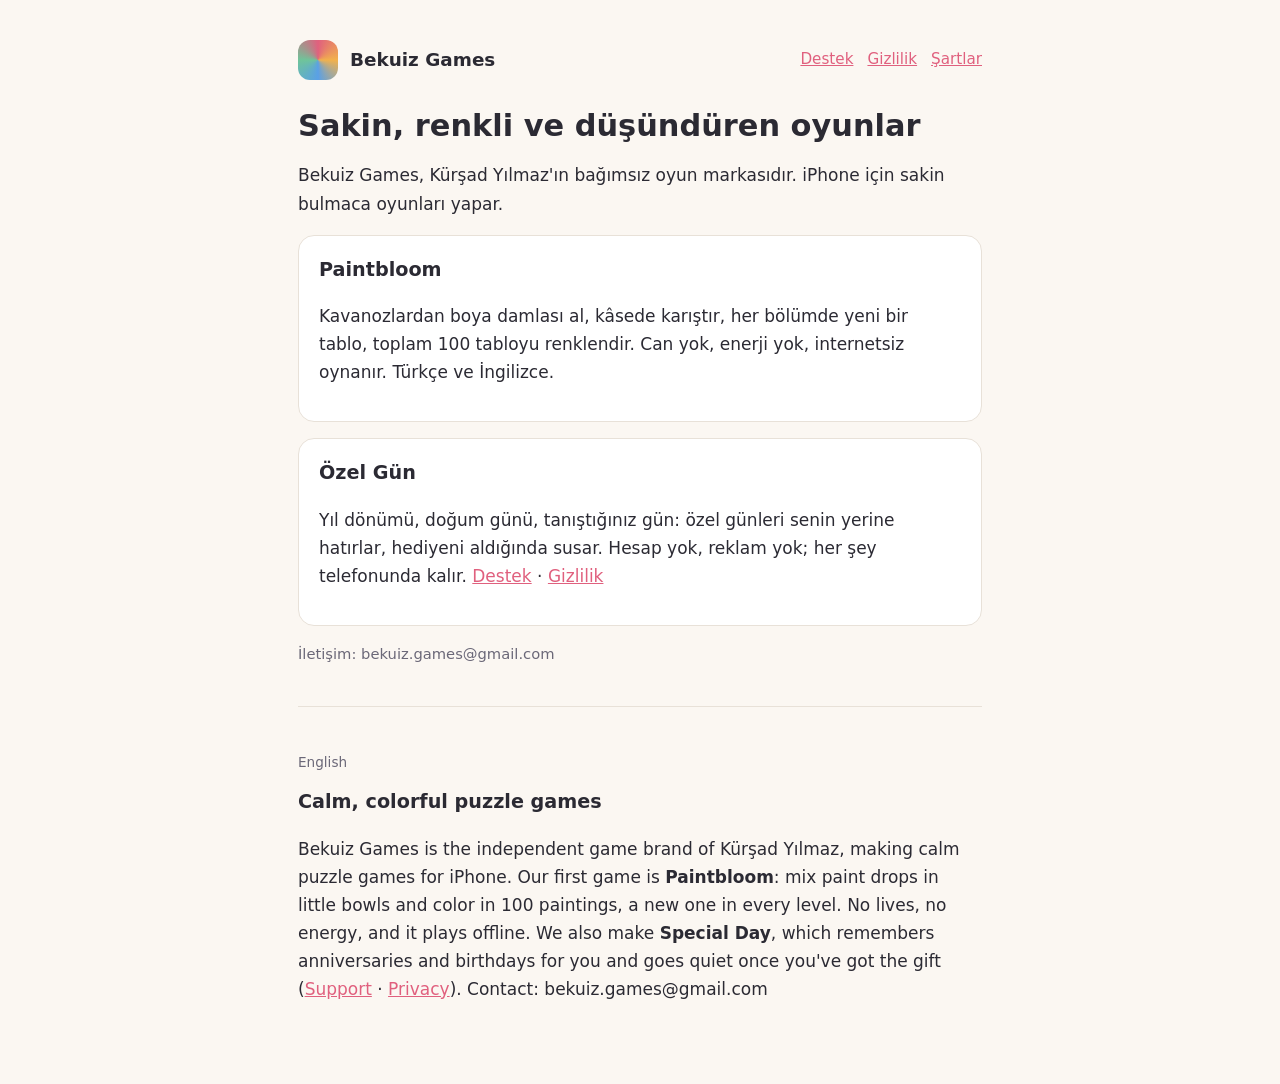
<file: index.html>
<!doctype html>
<html lang="tr">
<head>
<meta charset="utf-8">
<meta name="viewport" content="width=device-width, initial-scale=1, viewport-fit=cover">
<title>Bekuiz Games</title>
<link rel="stylesheet" href="stil.css">
</head>
<body>
<main>
  <header><span class="logo" aria-hidden="true"></span><b>Bekuiz Games</b>
    <nav><a href="destek.html">Destek</a><a href="gizlilik.html">Gizlilik</a><a href="sartlar.html">Şartlar</a></nav></header>
  <h1>Sakin, renkli ve düşündüren oyunlar</h1>
  <p>Bekuiz Games, Kürşad Yılmaz'ın bağımsız oyun markasıdır. iPhone için sakin bulmaca oyunları yapar.</p>
  <div class="card">
    <h2 style="margin-top:0">Paintbloom</h2>
    <p>Kavanozlardan boya damlası al, kâsede karıştır, her bölümde yeni bir tablo, toplam 100 tabloyu renklendir. Can yok, enerji yok, internetsiz oynanır. Türkçe ve İngilizce.</p>
  </div>
  <div class="card">
    <h2 style="margin-top:0">Özel Gün</h2>
    <p>Yıl dönümü, doğum günü, tanıştığınız gün: özel günleri senin yerine hatırlar, hediyeni aldığında susar. Hesap yok, reklam yok; her şey telefonunda kalır. <a href="ozel-gun/destek.html">Destek</a> · <a href="ozel-gun/gizlilik.html">Gizlilik</a></p>
  </div>
  <p class="meta">İletişim: <span>bekuiz.games@gmail.com</span></p>
  <hr>
  <span class="lang">English</span>
  <h2 style="margin-top:0">Calm, colorful puzzle games</h2>
  <p>Bekuiz Games is the independent game brand of Kürşad Yılmaz, making calm puzzle games for iPhone. Our first game is <b>Paintbloom</b>: mix paint drops in little bowls and color in 100 paintings, a new one in every level. No lives, no energy, and it plays offline. We also make <b>Special Day</b>, which remembers anniversaries and birthdays for you and goes quiet once you've got the gift (<a href="ozel-gun/destek.html#english">Support</a> · <a href="ozel-gun/gizlilik.html#english">Privacy</a>). Contact: bekuiz.games@gmail.com</p>
</main>
</body>
</html>
</file>
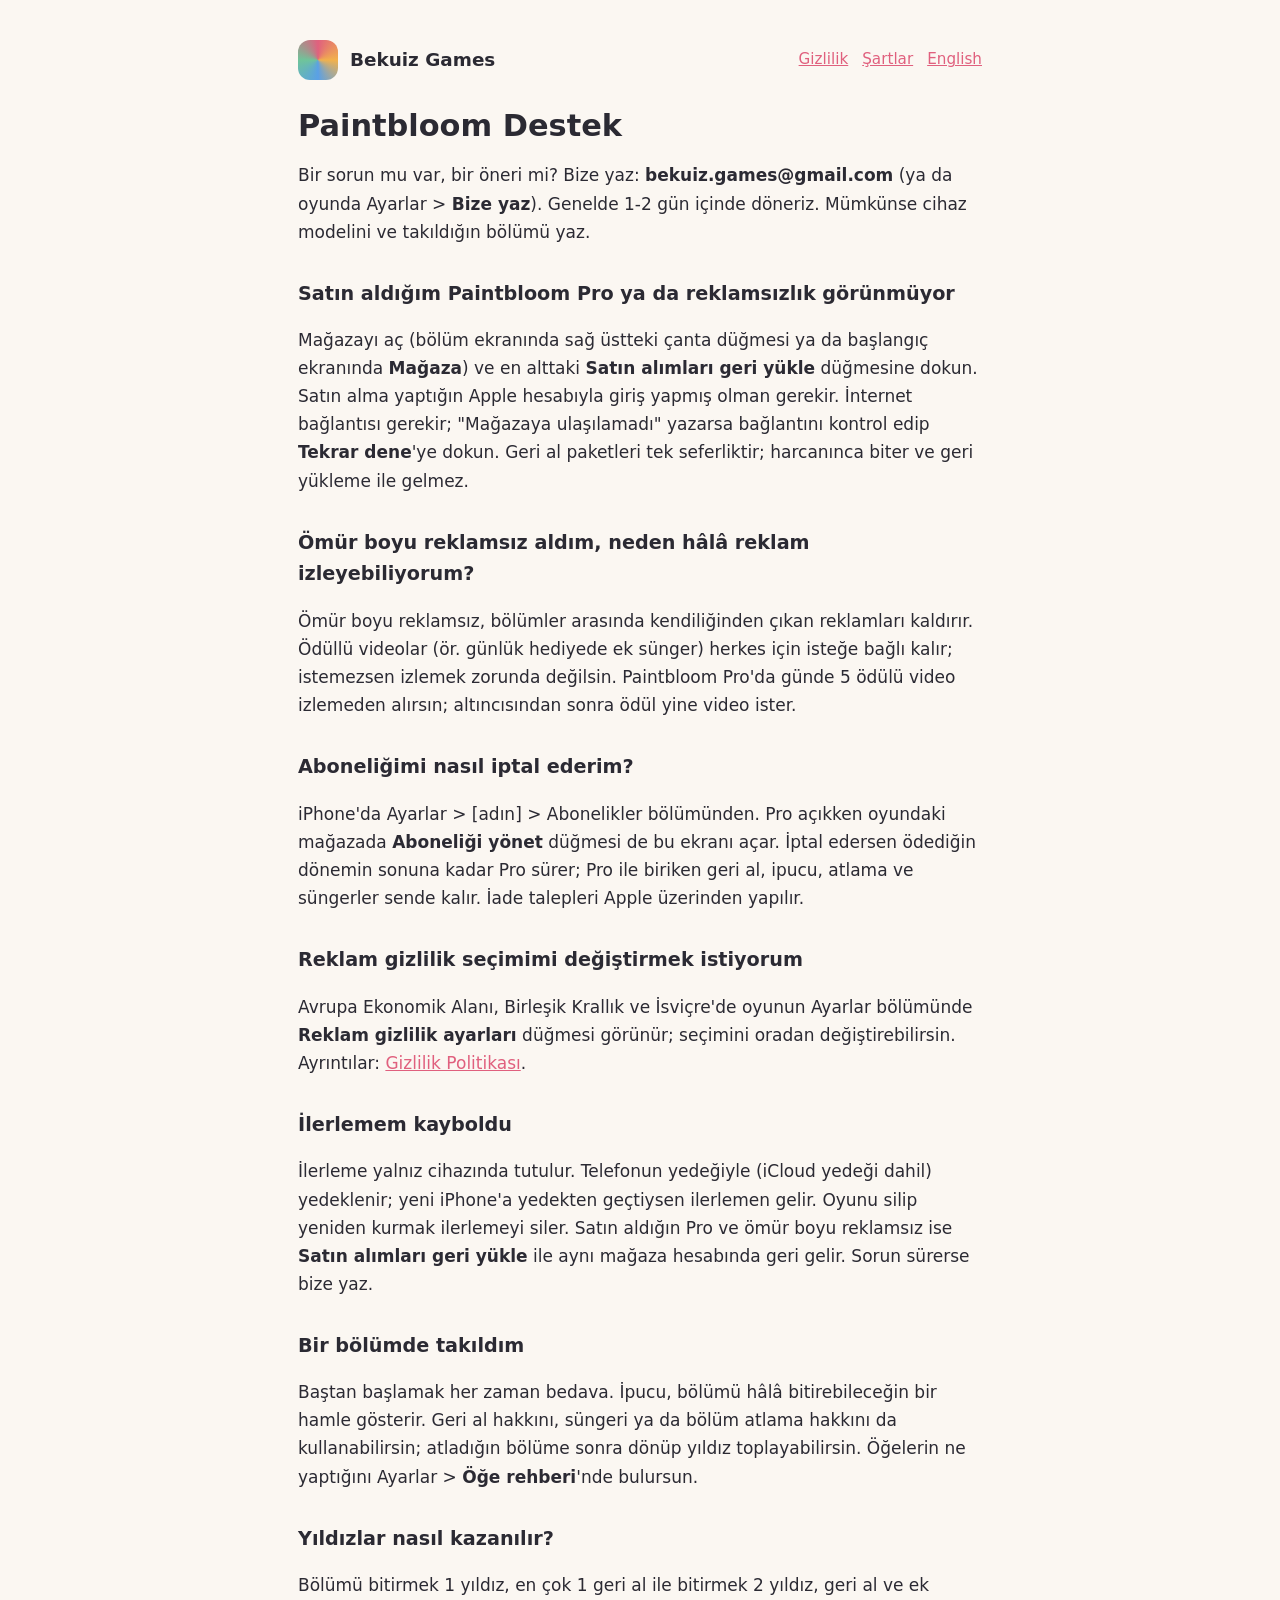
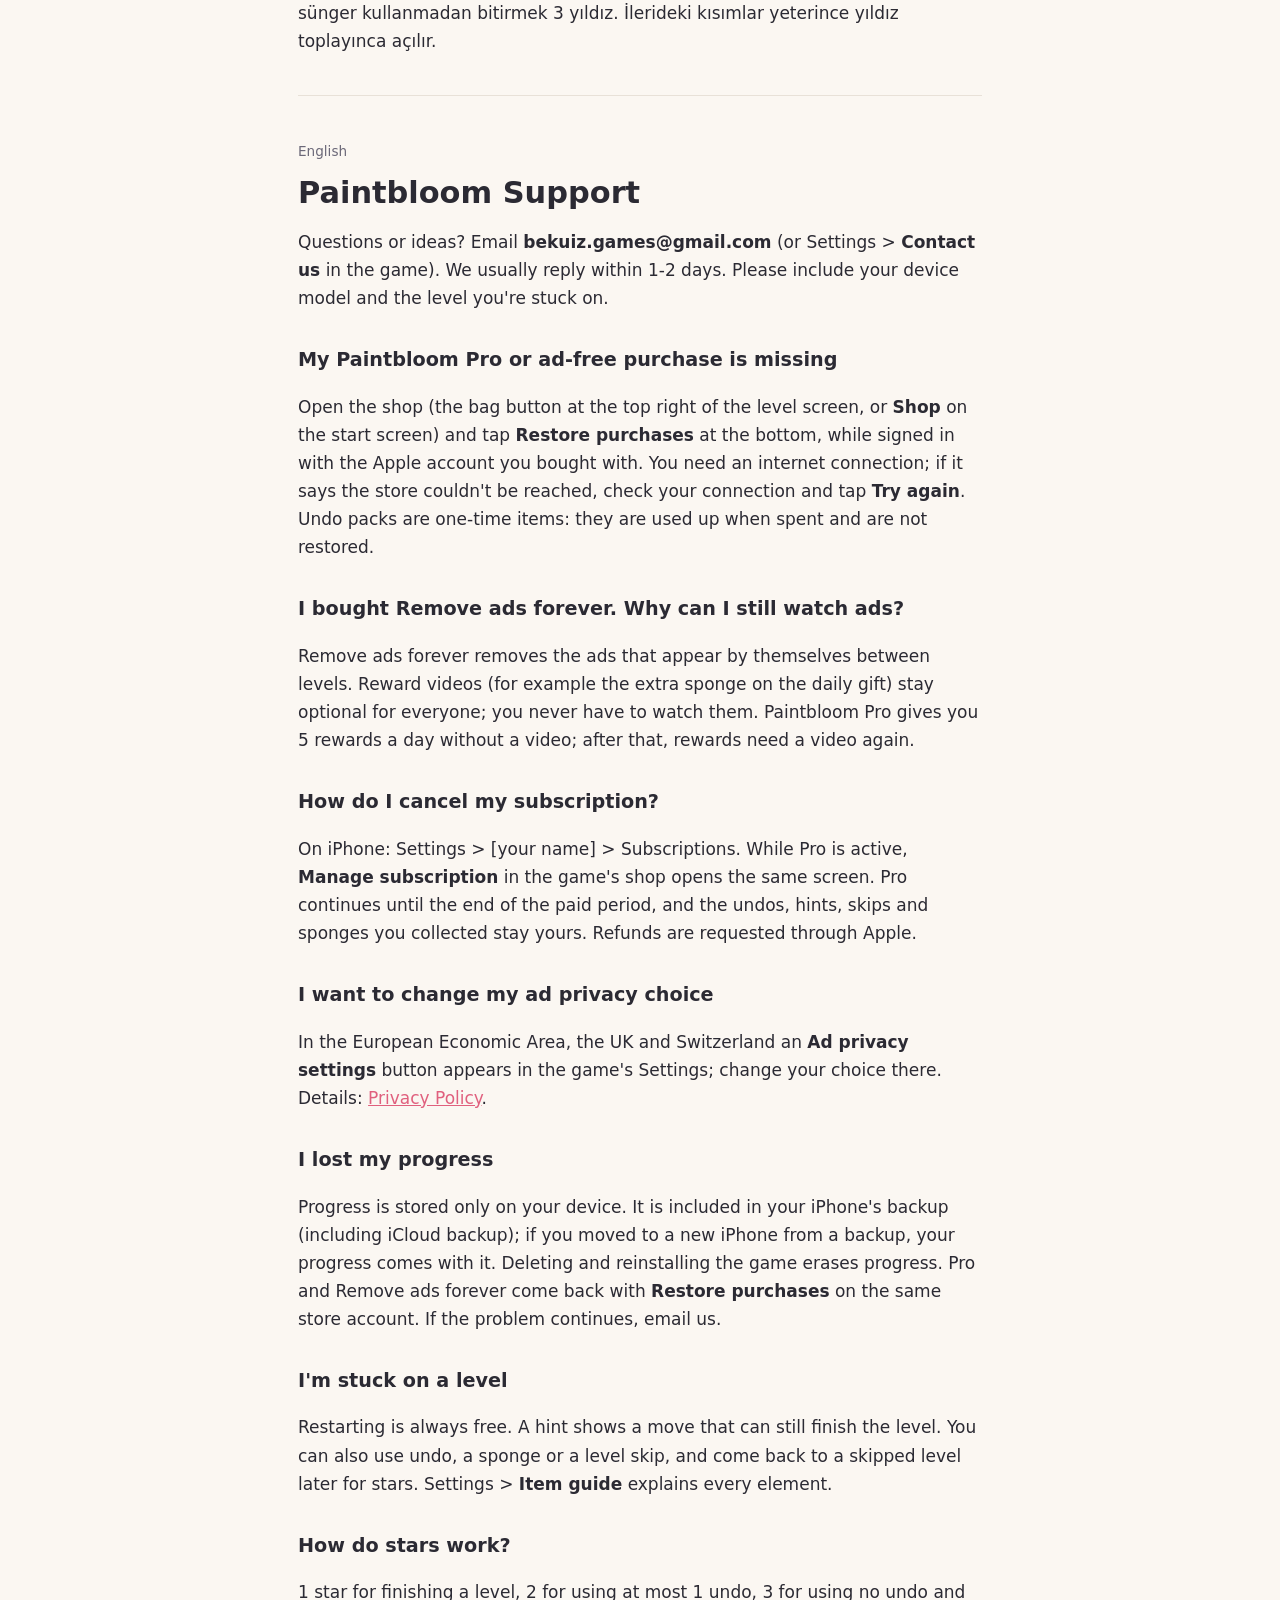
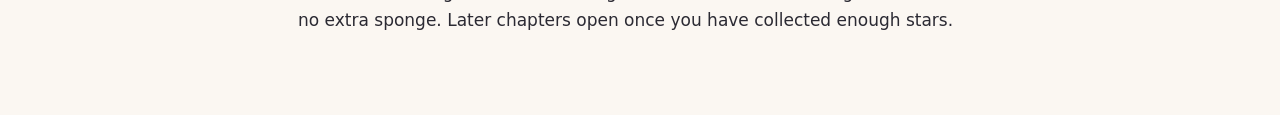
<file: destek.html>
<!doctype html>
<html lang="tr">
<head>
<meta charset="utf-8">
<meta name="viewport" content="width=device-width, initial-scale=1, viewport-fit=cover">
<title>Destek · Bekuiz Games</title>
<link rel="stylesheet" href="stil.css">
</head>
<body>
<main>
  <header><span class="logo" aria-hidden="true"></span><b><a href="index.html" style="color:inherit;text-decoration:none">Bekuiz Games</a></b>
    <nav><a href="gizlilik.html">Gizlilik</a><a href="sartlar.html">Şartlar</a><a href="#english">English</a></nav></header>

  <h1>Paintbloom Destek</h1>
  <p>Bir sorun mu var, bir öneri mi? Bize yaz: <b>bekuiz.games@gmail.com</b> (ya da oyunda Ayarlar > <b>Bize yaz</b>). Genelde 1-2 gün içinde döneriz. Mümkünse cihaz modelini ve takıldığın bölümü yaz.</p>

  <h2>Satın aldığım Paintbloom Pro ya da reklamsızlık görünmüyor</h2>
  <p>Mağazayı aç (bölüm ekranında sağ üstteki çanta düğmesi ya da başlangıç ekranında <b>Mağaza</b>) ve en alttaki <b>Satın alımları geri yükle</b> düğmesine dokun. Satın alma yaptığın Apple hesabıyla giriş yapmış olman gerekir. İnternet bağlantısı gerekir; "Mağazaya ulaşılamadı" yazarsa bağlantını kontrol edip <b>Tekrar dene</b>'ye dokun. Geri al paketleri tek seferliktir; harcanınca biter ve geri yükleme ile gelmez.</p>

  <h2>Ömür boyu reklamsız aldım, neden hâlâ reklam izleyebiliyorum?</h2>
  <p>Ömür boyu reklamsız, bölümler arasında kendiliğinden çıkan reklamları kaldırır. Ödüllü videolar (ör. günlük hediyede ek sünger) herkes için isteğe bağlı kalır; istemezsen izlemek zorunda değilsin. Paintbloom Pro'da günde 5 ödülü video izlemeden alırsın; altıncısından sonra ödül yine video ister.</p>

  <h2>Aboneliğimi nasıl iptal ederim?</h2>
  <p>iPhone'da Ayarlar > [adın] > Abonelikler bölümünden. Pro açıkken oyundaki mağazada <b>Aboneliği yönet</b> düğmesi de bu ekranı açar. İptal edersen ödediğin dönemin sonuna kadar Pro sürer; Pro ile biriken geri al, ipucu, atlama ve süngerler sende kalır. İade talepleri Apple üzerinden yapılır.</p>

  <h2>Reklam gizlilik seçimimi değiştirmek istiyorum</h2>
  <p>Avrupa Ekonomik Alanı, Birleşik Krallık ve İsviçre'de oyunun Ayarlar bölümünde <b>Reklam gizlilik ayarları</b> düğmesi görünür; seçimini oradan değiştirebilirsin. Ayrıntılar: <a href="gizlilik.html">Gizlilik Politikası</a>.</p>

  <h2>İlerlemem kayboldu</h2>
  <p>İlerleme yalnız cihazında tutulur. Telefonun yedeğiyle (iCloud yedeği dahil) yedeklenir; yeni iPhone'a yedekten geçtiysen ilerlemen gelir. Oyunu silip yeniden kurmak ilerlemeyi siler. Satın aldığın Pro ve ömür boyu reklamsız ise <b>Satın alımları geri yükle</b> ile aynı mağaza hesabında geri gelir. Sorun sürerse bize yaz.</p>

  <h2>Bir bölümde takıldım</h2>
  <p>Baştan başlamak her zaman bedava. İpucu, bölümü hâlâ bitirebileceğin bir hamle gösterir. Geri al hakkını, süngeri ya da bölüm atlama hakkını da kullanabilirsin; atladığın bölüme sonra dönüp yıldız toplayabilirsin. Öğelerin ne yaptığını Ayarlar > <b>Öğe rehberi</b>'nde bulursun.</p>

  <h2>Yıldızlar nasıl kazanılır?</h2>
  <p>Bölümü bitirmek 1 yıldız, en çok 1 geri al ile bitirmek 2 yıldız, geri al ve ek sünger kullanmadan bitirmek 3 yıldız. İlerideki kısımlar yeterince yıldız toplayınca açılır.</p>

  <hr id="english">
  <span class="lang">English</span>
  <h1>Paintbloom Support</h1>
  <p>Questions or ideas? Email <b>bekuiz.games@gmail.com</b> (or Settings > <b>Contact us</b> in the game). We usually reply within 1-2 days. Please include your device model and the level you're stuck on.</p>
  <h2>My Paintbloom Pro or ad-free purchase is missing</h2>
  <p>Open the shop (the bag button at the top right of the level screen, or <b>Shop</b> on the start screen) and tap <b>Restore purchases</b> at the bottom, while signed in with the Apple account you bought with. You need an internet connection; if it says the store couldn't be reached, check your connection and tap <b>Try again</b>. Undo packs are one-time items: they are used up when spent and are not restored.</p>
  <h2>I bought Remove ads forever. Why can I still watch ads?</h2>
  <p>Remove ads forever removes the ads that appear by themselves between levels. Reward videos (for example the extra sponge on the daily gift) stay optional for everyone; you never have to watch them. Paintbloom Pro gives you 5 rewards a day without a video; after that, rewards need a video again.</p>
  <h2>How do I cancel my subscription?</h2>
  <p>On iPhone: Settings > [your name] > Subscriptions. While Pro is active, <b>Manage subscription</b> in the game's shop opens the same screen. Pro continues until the end of the paid period, and the undos, hints, skips and sponges you collected stay yours. Refunds are requested through Apple.</p>
  <h2>I want to change my ad privacy choice</h2>
  <p>In the European Economic Area, the UK and Switzerland an <b>Ad privacy settings</b> button appears in the game's Settings; change your choice there. Details: <a href="gizlilik.html#english">Privacy Policy</a>.</p>
  <h2>I lost my progress</h2>
  <p>Progress is stored only on your device. It is included in your iPhone's backup (including iCloud backup); if you moved to a new iPhone from a backup, your progress comes with it. Deleting and reinstalling the game erases progress. Pro and Remove ads forever come back with <b>Restore purchases</b> on the same store account. If the problem continues, email us.</p>
  <h2>I'm stuck on a level</h2>
  <p>Restarting is always free. A hint shows a move that can still finish the level. You can also use undo, a sponge or a level skip, and come back to a skipped level later for stars. Settings > <b>Item guide</b> explains every element.</p>
  <h2>How do stars work?</h2>
  <p>1 star for finishing a level, 2 for using at most 1 undo, 3 for using no undo and no extra sponge. Later chapters open once you have collected enough stars.</p>
</main>
</body>
</html>
</file>
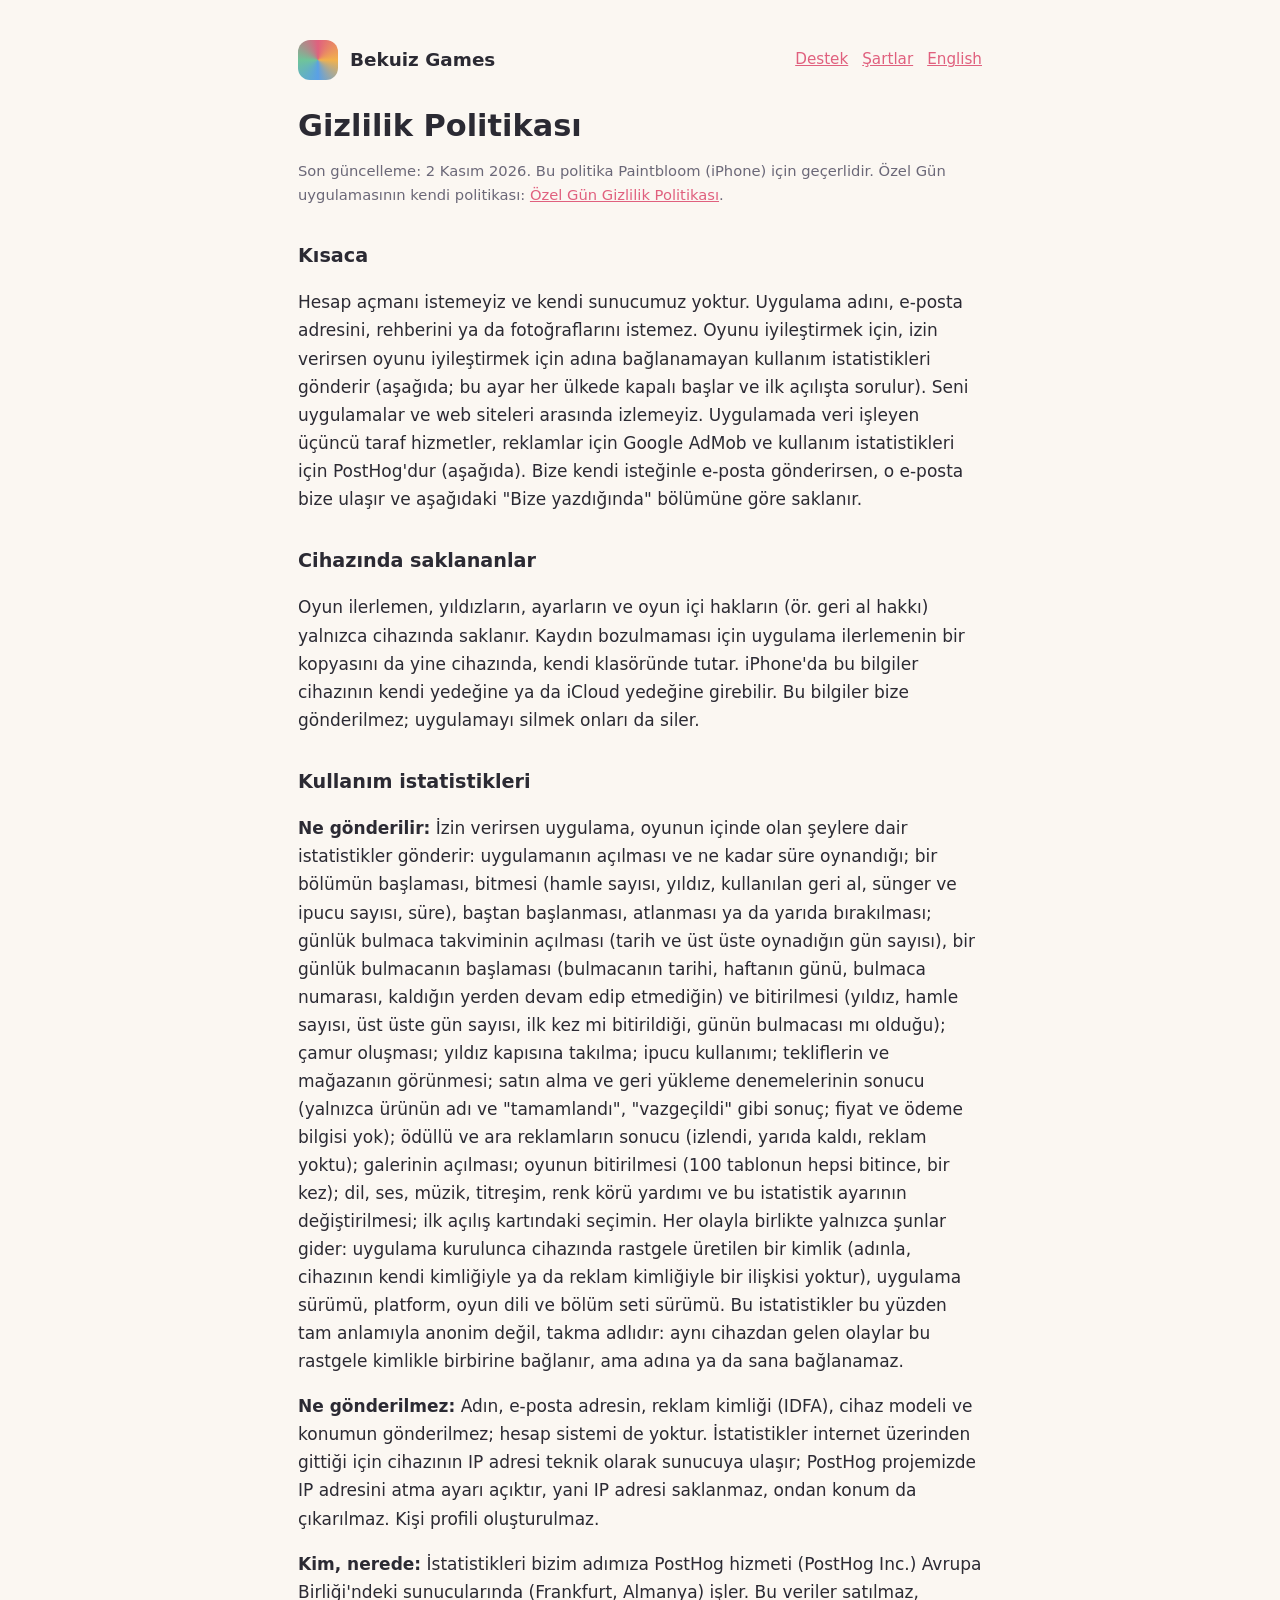
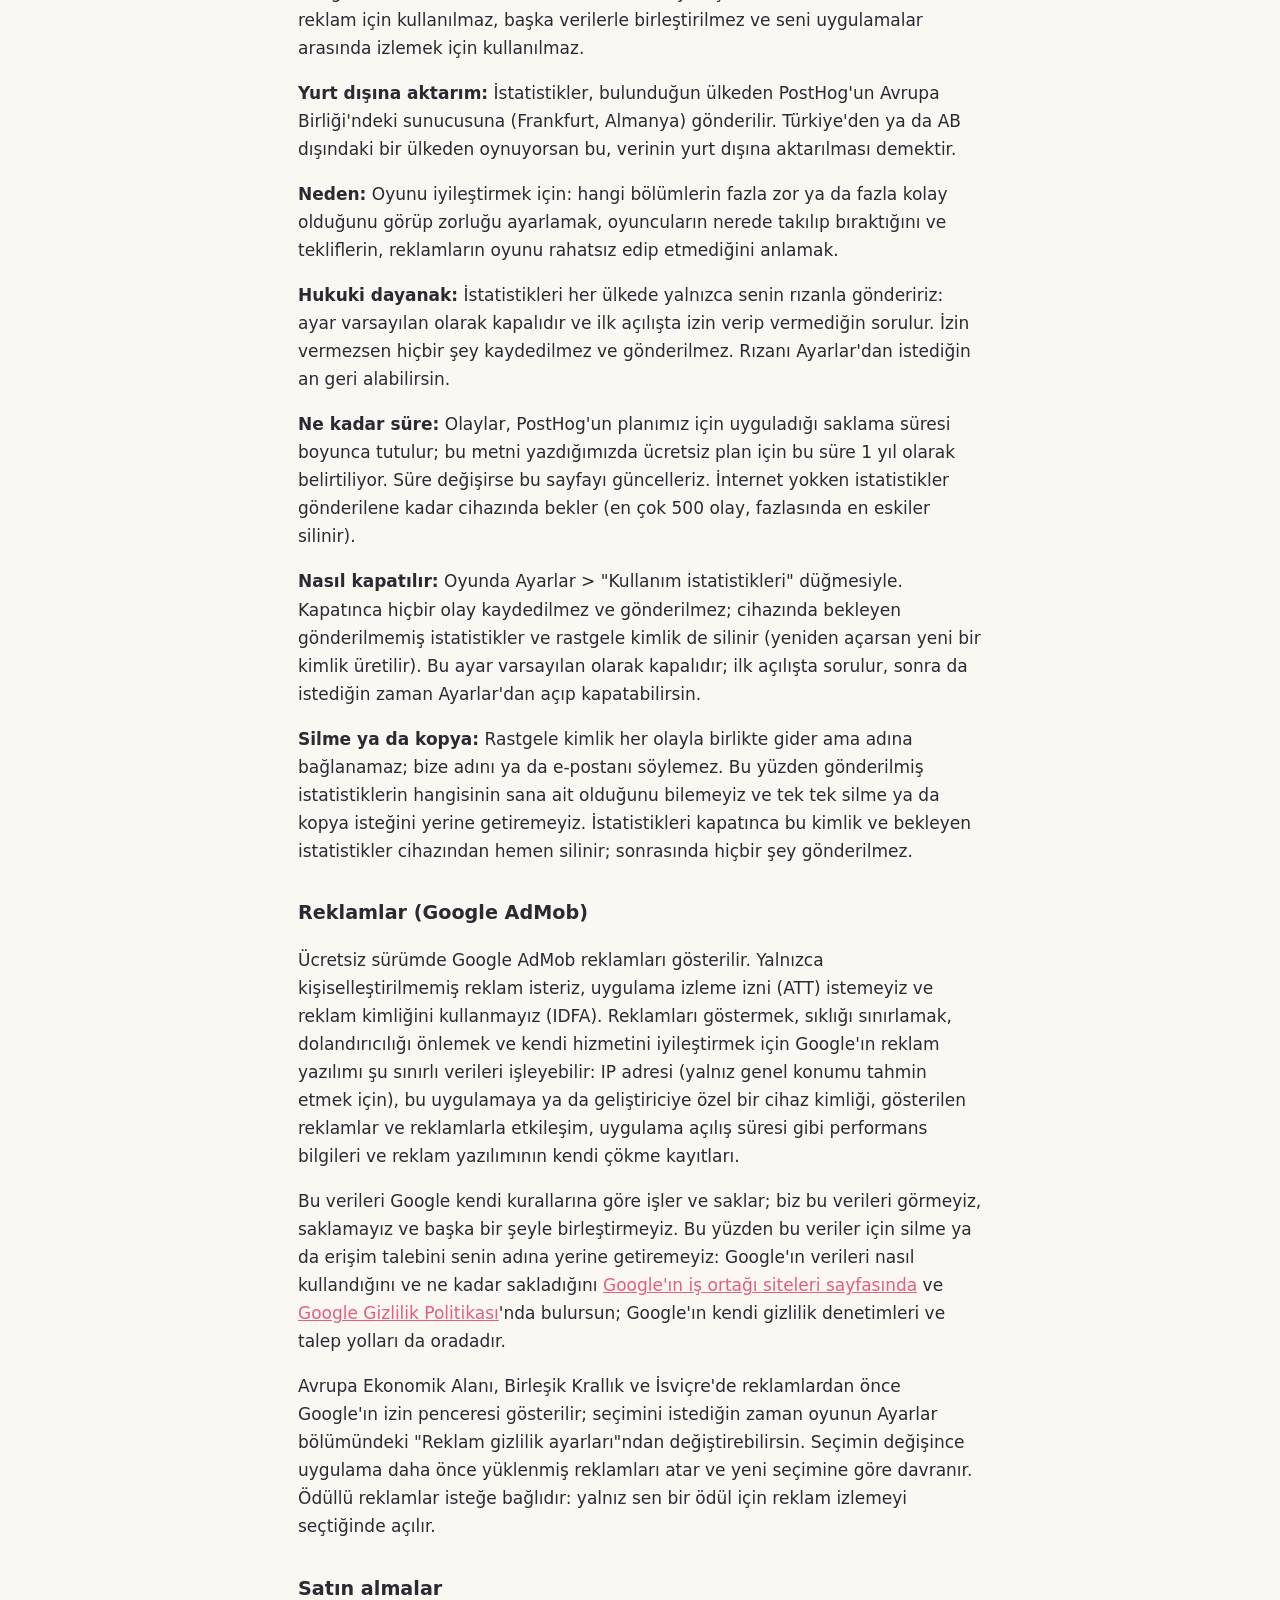
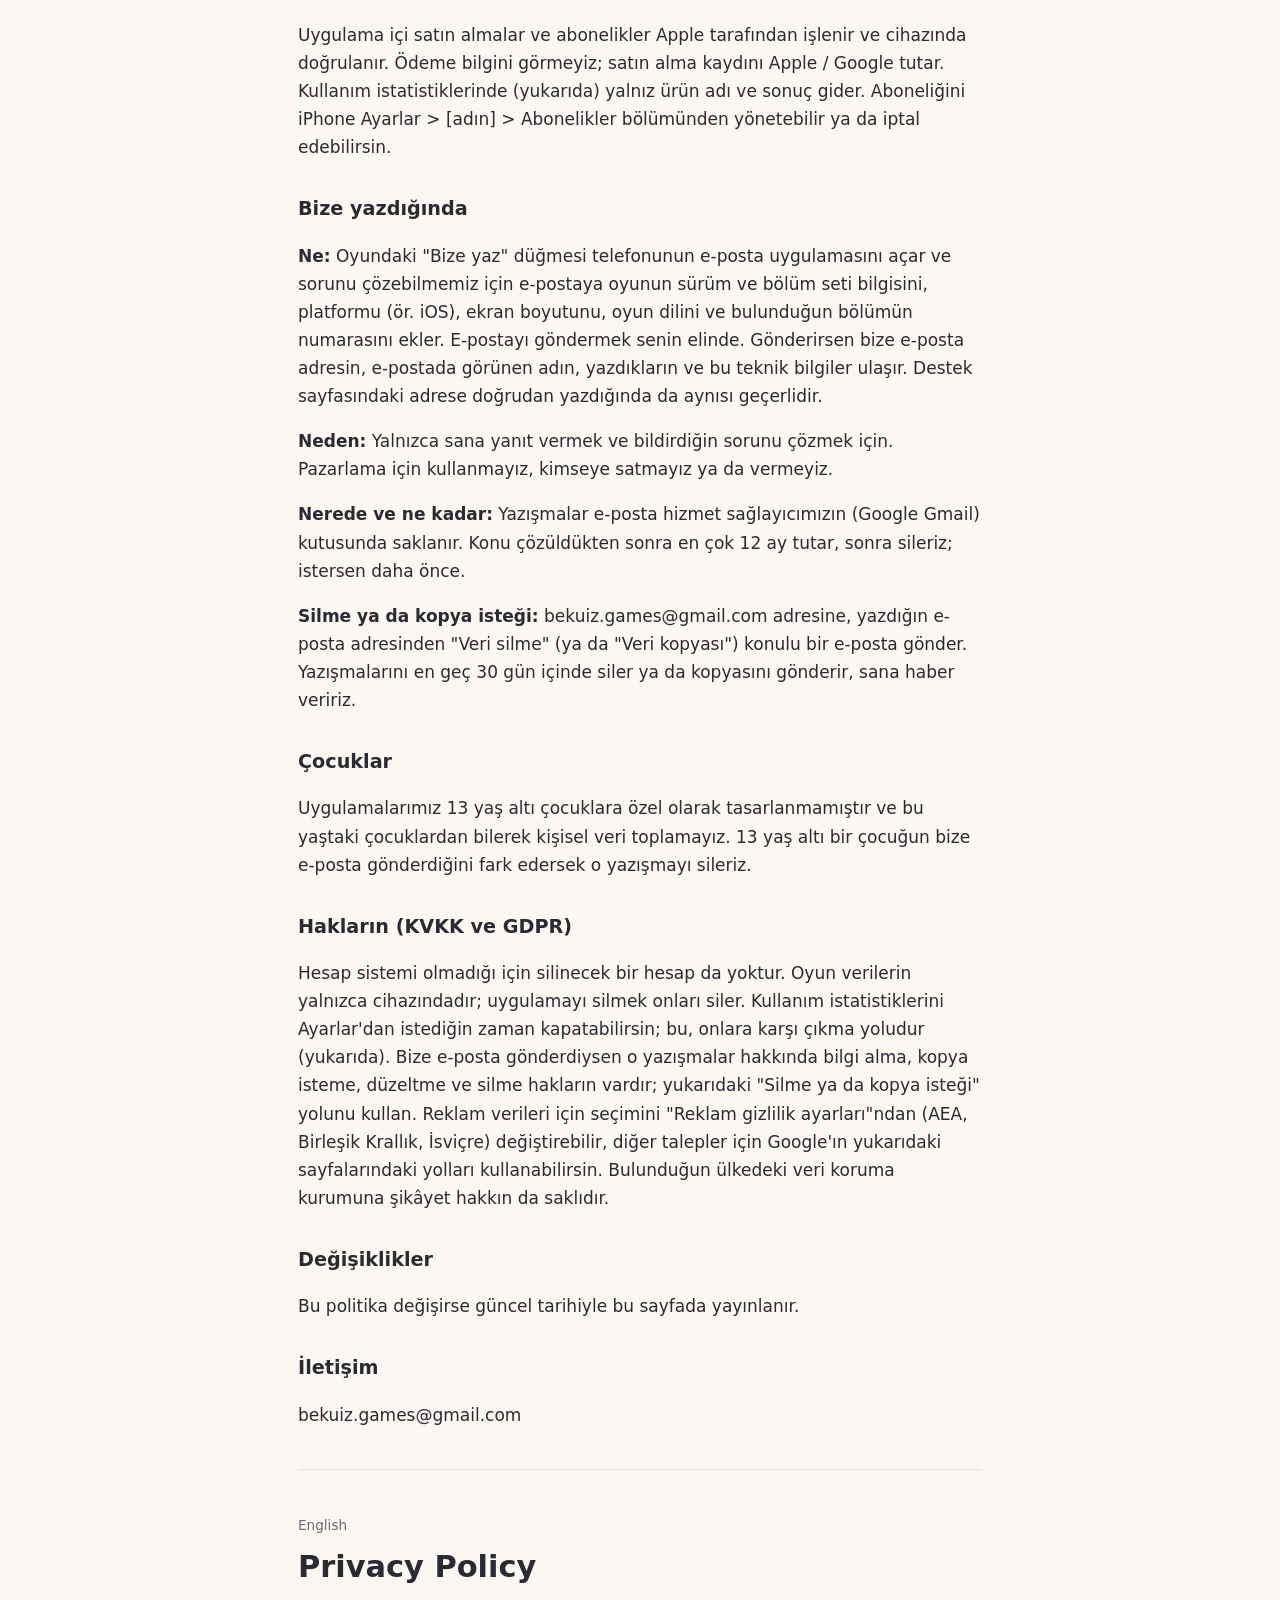
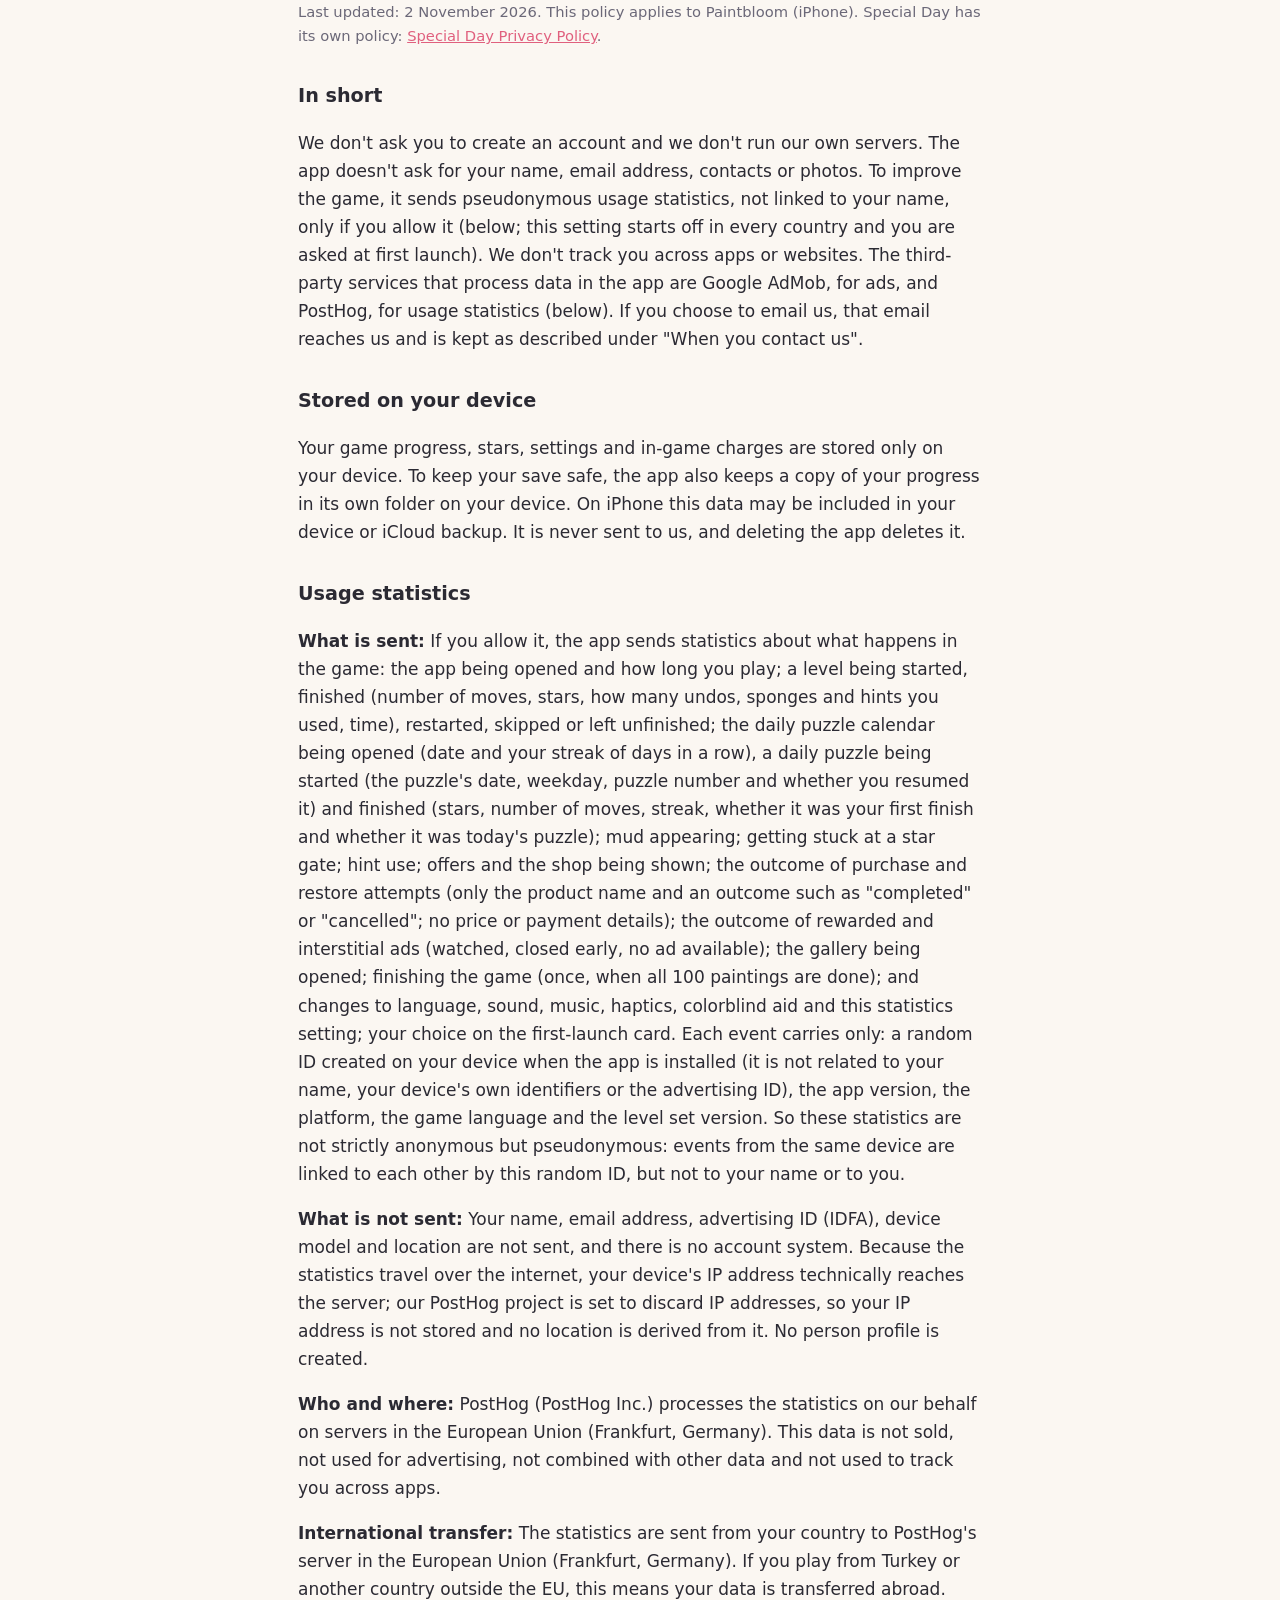
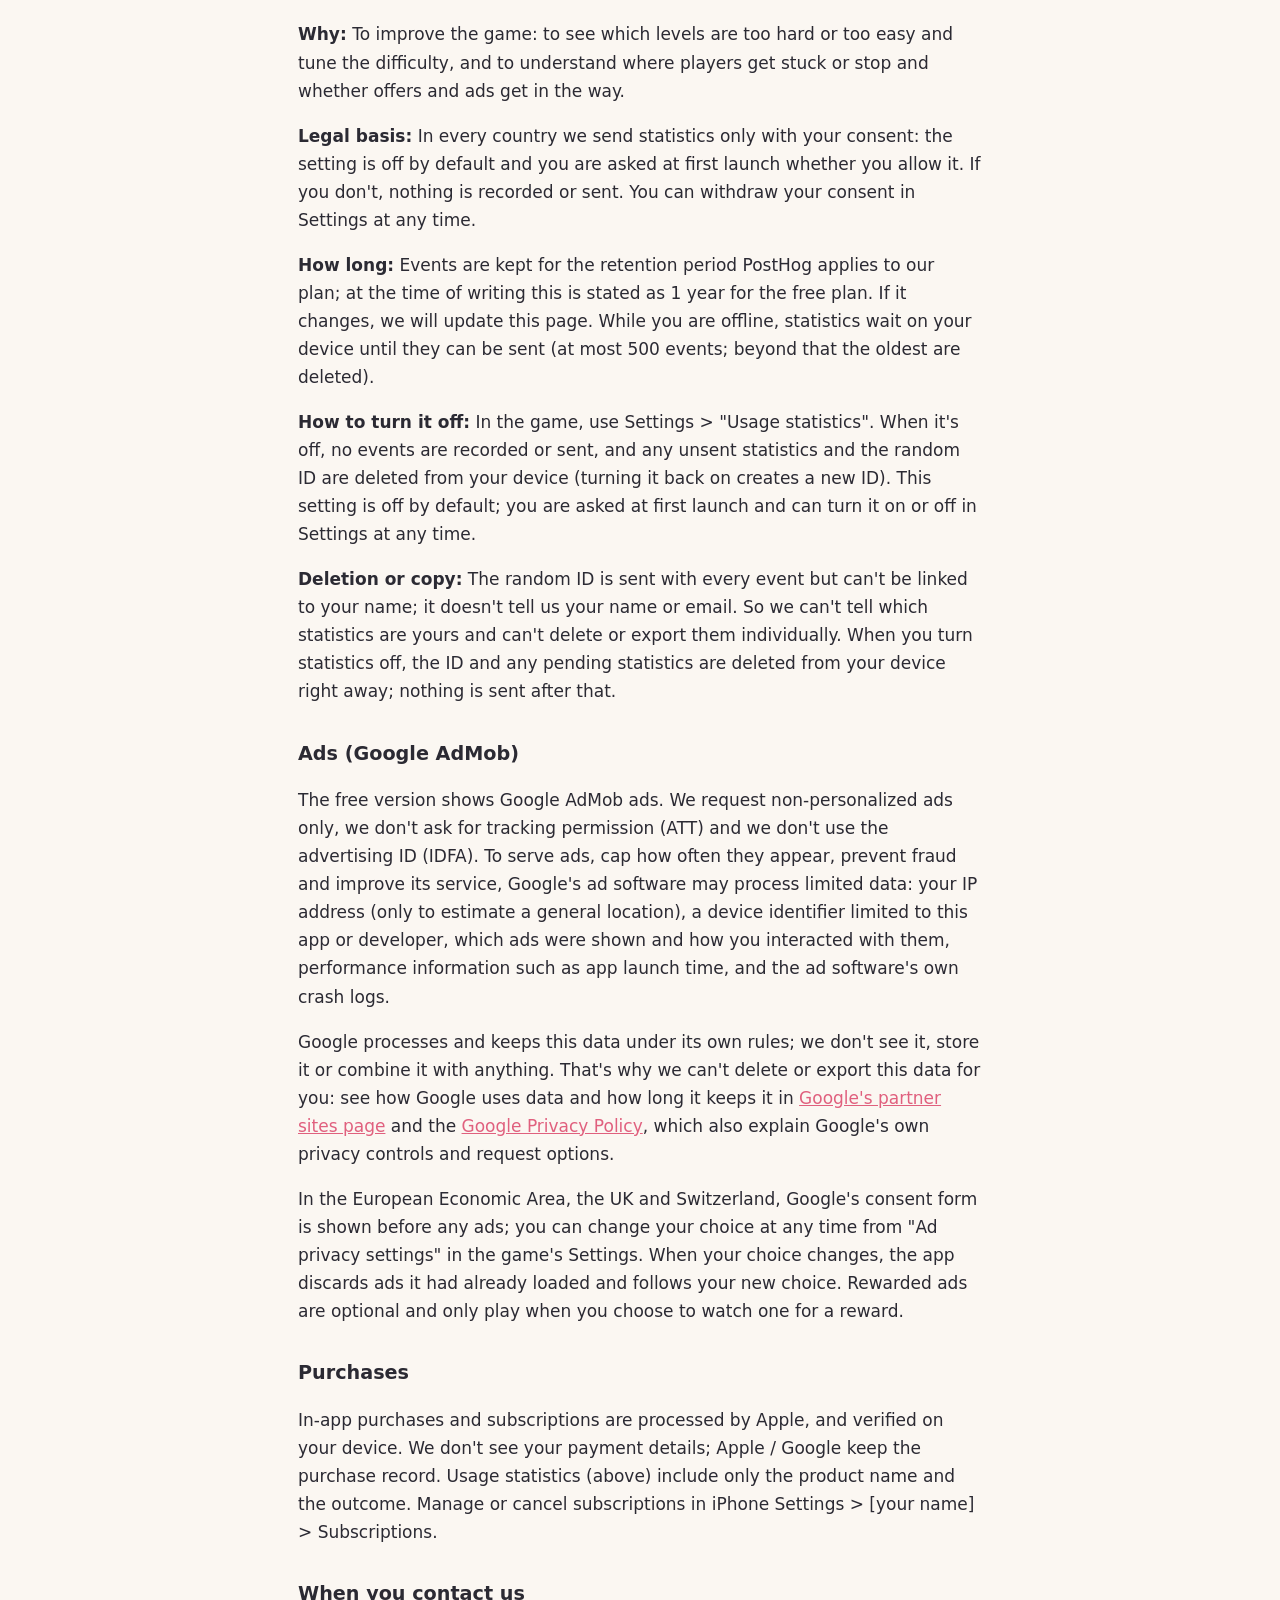
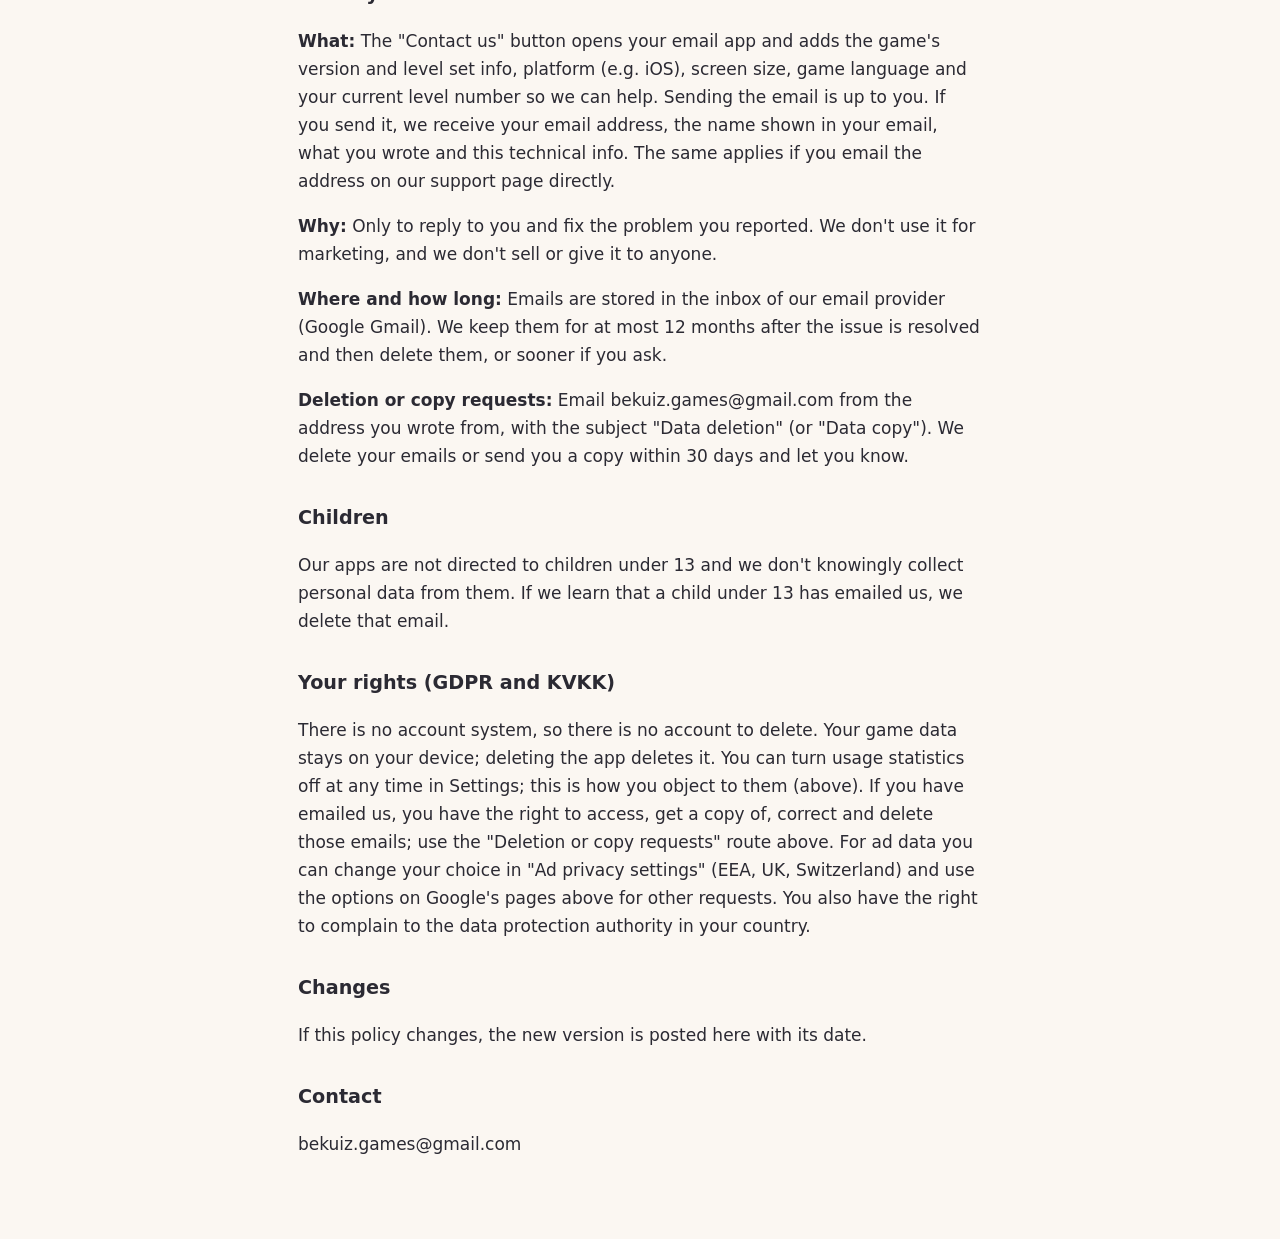
<file: gizlilik.html>
<!doctype html>
<html lang="tr">
<head>
<meta charset="utf-8">
<meta name="viewport" content="width=device-width, initial-scale=1, viewport-fit=cover">
<title>Gizlilik Politikası · Bekuiz Games</title>
<link rel="stylesheet" href="stil.css">
</head>
<body>
<main>
  <header><span class="logo" aria-hidden="true"></span><b><a href="index.html" style="color:inherit;text-decoration:none">Bekuiz Games</a></b>
    <nav><a href="destek.html">Destek</a><a href="sartlar.html">Şartlar</a><a href="#english">English</a></nav></header>

  <h1>Gizlilik Politikası</h1>
  <p class="meta">Son güncelleme: 2 Kasım 2026. Bu politika Paintbloom (iPhone) için geçerlidir. Özel Gün uygulamasının kendi politikası: <a href="ozel-gun/gizlilik.html">Özel Gün Gizlilik Politikası</a>.</p>

  <h2>Kısaca</h2>
  <p>Hesap açmanı istemeyiz ve kendi sunucumuz yoktur. Uygulama adını, e-posta adresini, rehberini ya da fotoğraflarını istemez. Oyunu iyileştirmek için, izin verirsen oyunu iyileştirmek için adına bağlanamayan kullanım istatistikleri gönderir (aşağıda; bu ayar her ülkede kapalı başlar ve ilk açılışta sorulur). Seni uygulamalar ve web siteleri arasında izlemeyiz. Uygulamada veri işleyen üçüncü taraf hizmetler, reklamlar için Google AdMob ve kullanım istatistikleri için PostHog'dur (aşağıda). Bize kendi isteğinle e-posta gönderirsen, o e-posta bize ulaşır ve aşağıdaki "Bize yazdığında" bölümüne göre saklanır.</p>

  <h2>Cihazında saklananlar</h2>
  <p>Oyun ilerlemen, yıldızların, ayarların ve oyun içi hakların (ör. geri al hakkı) yalnızca cihazında saklanır. Kaydın bozulmaması için uygulama ilerlemenin bir kopyasını da yine cihazında, kendi klasöründe tutar. iPhone'da bu bilgiler cihazının kendi yedeğine ya da iCloud yedeğine girebilir. Bu bilgiler bize gönderilmez; uygulamayı silmek onları da siler.</p>

  <h2>Kullanım istatistikleri</h2>
  <p><b>Ne gönderilir:</b> İzin verirsen uygulama, oyunun içinde olan şeylere dair istatistikler gönderir: uygulamanın açılması ve ne kadar süre oynandığı; bir bölümün başlaması, bitmesi (hamle sayısı, yıldız, kullanılan geri al, sünger ve ipucu sayısı, süre), baştan başlanması, atlanması ya da yarıda bırakılması; günlük bulmaca takviminin açılması (tarih ve üst üste oynadığın gün sayısı), bir günlük bulmacanın başlaması (bulmacanın tarihi, haftanın günü, bulmaca numarası, kaldığın yerden devam edip etmediğin) ve bitirilmesi (yıldız, hamle sayısı, üst üste gün sayısı, ilk kez mi bitirildiği, günün bulmacası mı olduğu); çamur oluşması; yıldız kapısına takılma; ipucu kullanımı; tekliflerin ve mağazanın görünmesi; satın alma ve geri yükleme denemelerinin sonucu (yalnızca ürünün adı ve "tamamlandı", "vazgeçildi" gibi sonuç; fiyat ve ödeme bilgisi yok); ödüllü ve ara reklamların sonucu (izlendi, yarıda kaldı, reklam yoktu); galerinin açılması; oyunun bitirilmesi (100 tablonun hepsi bitince, bir kez); dil, ses, müzik, titreşim, renk körü yardımı ve bu istatistik ayarının değiştirilmesi; ilk açılış kartındaki seçimin. Her olayla birlikte yalnızca şunlar gider: uygulama kurulunca cihazında rastgele üretilen bir kimlik (adınla, cihazının kendi kimliğiyle ya da reklam kimliğiyle bir ilişkisi yoktur), uygulama sürümü, platform, oyun dili ve bölüm seti sürümü. Bu istatistikler bu yüzden tam anlamıyla anonim değil, takma adlıdır: aynı cihazdan gelen olaylar bu rastgele kimlikle birbirine bağlanır, ama adına ya da sana bağlanamaz.</p>
  <p><b>Ne gönderilmez:</b> Adın, e-posta adresin, reklam kimliği (IDFA), cihaz modeli ve konumun gönderilmez; hesap sistemi de yoktur. İstatistikler internet üzerinden gittiği için cihazının IP adresi teknik olarak sunucuya ulaşır; PostHog projemizde IP adresini atma ayarı açıktır, yani IP adresi saklanmaz, ondan konum da çıkarılmaz. Kişi profili oluşturulmaz.</p>
  <p><b>Kim, nerede:</b> İstatistikleri bizim adımıza PostHog hizmeti (PostHog Inc.) Avrupa Birliği'ndeki sunucularında (Frankfurt, Almanya) işler. Bu veriler satılmaz, reklam için kullanılmaz, başka verilerle birleştirilmez ve seni uygulamalar arasında izlemek için kullanılmaz.</p>
  <p><b>Yurt dışına aktarım:</b> İstatistikler, bulunduğun ülkeden PostHog'un Avrupa Birliği'ndeki sunucusuna (Frankfurt, Almanya) gönderilir. Türkiye'den ya da AB dışındaki bir ülkeden oynuyorsan bu, verinin yurt dışına aktarılması demektir.</p>
  <p><b>Neden:</b> Oyunu iyileştirmek için: hangi bölümlerin fazla zor ya da fazla kolay olduğunu görüp zorluğu ayarlamak, oyuncuların nerede takılıp bıraktığını ve tekliflerin, reklamların oyunu rahatsız edip etmediğini anlamak.</p>
  <p><b>Hukuki dayanak:</b> İstatistikleri her ülkede yalnızca senin rızanla göndeririz: ayar varsayılan olarak kapalıdır ve ilk açılışta izin verip vermediğin sorulur. İzin vermezsen hiçbir şey kaydedilmez ve gönderilmez. Rızanı Ayarlar'dan istediğin an geri alabilirsin.</p>
  <p><b>Ne kadar süre:</b> Olaylar, PostHog'un planımız için uyguladığı saklama süresi boyunca tutulur; bu metni yazdığımızda ücretsiz plan için bu süre 1 yıl olarak belirtiliyor. Süre değişirse bu sayfayı güncelleriz. İnternet yokken istatistikler gönderilene kadar cihazında bekler (en çok 500 olay, fazlasında en eskiler silinir).</p>
  <p><b>Nasıl kapatılır:</b> Oyunda Ayarlar > "Kullanım istatistikleri" düğmesiyle. Kapatınca hiçbir olay kaydedilmez ve gönderilmez; cihazında bekleyen gönderilmemiş istatistikler ve rastgele kimlik de silinir (yeniden açarsan yeni bir kimlik üretilir). Bu ayar varsayılan olarak kapalıdır; ilk açılışta sorulur, sonra da istediğin zaman Ayarlar'dan açıp kapatabilirsin.</p>
  <p><b>Silme ya da kopya:</b> Rastgele kimlik her olayla birlikte gider ama adına bağlanamaz; bize adını ya da e-postanı söylemez. Bu yüzden gönderilmiş istatistiklerin hangisinin sana ait olduğunu bilemeyiz ve tek tek silme ya da kopya isteğini yerine getiremeyiz. İstatistikleri kapatınca bu kimlik ve bekleyen istatistikler cihazından hemen silinir; sonrasında hiçbir şey gönderilmez.</p>

  <h2>Reklamlar (Google AdMob)</h2>
  <p>Ücretsiz sürümde Google AdMob reklamları gösterilir. Yalnızca kişiselleştirilmemiş reklam isteriz, uygulama izleme izni (ATT) istemeyiz ve reklam kimliğini kullanmayız (IDFA). Reklamları göstermek, sıklığı sınırlamak, dolandırıcılığı önlemek ve kendi hizmetini iyileştirmek için Google'ın reklam yazılımı şu sınırlı verileri işleyebilir: IP adresi (yalnız genel konumu tahmin etmek için), bu uygulamaya ya da geliştiriciye özel bir cihaz kimliği, gösterilen reklamlar ve reklamlarla etkileşim, uygulama açılış süresi gibi performans bilgileri ve reklam yazılımının kendi çökme kayıtları.</p>
  <p>Bu verileri Google kendi kurallarına göre işler ve saklar; biz bu verileri görmeyiz, saklamayız ve başka bir şeyle birleştirmeyiz. Bu yüzden bu veriler için silme ya da erişim talebini senin adına yerine getiremeyiz: Google'ın verileri nasıl kullandığını ve ne kadar sakladığını <a href="https://policies.google.com/technologies/partner-sites">Google'ın iş ortağı siteleri sayfasında</a> ve <a href="https://policies.google.com/privacy">Google Gizlilik Politikası</a>'nda bulursun; Google'ın kendi gizlilik denetimleri ve talep yolları da oradadır.</p>
  <p>Avrupa Ekonomik Alanı, Birleşik Krallık ve İsviçre'de reklamlardan önce Google'ın izin penceresi gösterilir; seçimini istediğin zaman oyunun Ayarlar bölümündeki "Reklam gizlilik ayarları"ndan değiştirebilirsin. Seçimin değişince uygulama daha önce yüklenmiş reklamları atar ve yeni seçimine göre davranır. Ödüllü reklamlar isteğe bağlıdır: yalnız sen bir ödül için reklam izlemeyi seçtiğinde açılır.</p>

  <h2>Satın almalar</h2>
  <p>Uygulama içi satın almalar ve abonelikler Apple tarafından işlenir ve cihazında doğrulanır. Ödeme bilgini görmeyiz; satın alma kaydını Apple / Google tutar. Kullanım istatistiklerinde (yukarıda) yalnız ürün adı ve sonuç gider. Aboneliğini iPhone Ayarlar > [adın] > Abonelikler bölümünden yönetebilir ya da iptal edebilirsin.</p>

  <h2>Bize yazdığında</h2>
  <p><b>Ne:</b> Oyundaki "Bize yaz" düğmesi telefonunun e-posta uygulamasını açar ve sorunu çözebilmemiz için e-postaya oyunun sürüm ve bölüm seti bilgisini, platformu (ör. iOS), ekran boyutunu, oyun dilini ve bulunduğun bölümün numarasını ekler. E-postayı göndermek senin elinde. Gönderirsen bize e-posta adresin, e-postada görünen adın, yazdıkların ve bu teknik bilgiler ulaşır. Destek sayfasındaki adrese doğrudan yazdığında da aynısı geçerlidir.</p>
  <p><b>Neden:</b> Yalnızca sana yanıt vermek ve bildirdiğin sorunu çözmek için. Pazarlama için kullanmayız, kimseye satmayız ya da vermeyiz.</p>
  <p><b>Nerede ve ne kadar:</b> Yazışmalar e-posta hizmet sağlayıcımızın (Google Gmail) kutusunda saklanır. Konu çözüldükten sonra en çok 12 ay tutar, sonra sileriz; istersen daha önce.</p>
  <p><b>Silme ya da kopya isteği:</b> bekuiz.games@gmail.com adresine, yazdığın e-posta adresinden "Veri silme" (ya da "Veri kopyası") konulu bir e-posta gönder. Yazışmalarını en geç 30 gün içinde siler ya da kopyasını gönderir, sana haber veririz.</p>

  <h2>Çocuklar</h2>
  <p>Uygulamalarımız 13 yaş altı çocuklara özel olarak tasarlanmamıştır ve bu yaştaki çocuklardan bilerek kişisel veri toplamayız. 13 yaş altı bir çocuğun bize e-posta gönderdiğini fark edersek o yazışmayı sileriz.</p>

  <h2>Hakların (KVKK ve GDPR)</h2>
  <p>Hesap sistemi olmadığı için silinecek bir hesap da yoktur. Oyun verilerin yalnızca cihazındadır; uygulamayı silmek onları siler. Kullanım istatistiklerini Ayarlar'dan istediğin zaman kapatabilirsin; bu, onlara karşı çıkma yoludur (yukarıda). Bize e-posta gönderdiysen o yazışmalar hakkında bilgi alma, kopya isteme, düzeltme ve silme hakların vardır; yukarıdaki "Silme ya da kopya isteği" yolunu kullan. Reklam verileri için seçimini "Reklam gizlilik ayarları"ndan (AEA, Birleşik Krallık, İsviçre) değiştirebilir, diğer talepler için Google'ın yukarıdaki sayfalarındaki yolları kullanabilirsin. Bulunduğun ülkedeki veri koruma kurumuna şikâyet hakkın da saklıdır.</p>

  <h2>Değişiklikler</h2>
  <p>Bu politika değişirse güncel tarihiyle bu sayfada yayınlanır.</p>

  <h2>İletişim</h2>
  <p>bekuiz.games@gmail.com</p>

  <hr id="english">
  <span class="lang">English</span>
  <h1>Privacy Policy</h1>
  <p class="meta">Last updated: 2 November 2026. This policy applies to Paintbloom (iPhone). Special Day has its own policy: <a href="ozel-gun/gizlilik.html#english">Special Day Privacy Policy</a>.</p>
  <h2>In short</h2>
  <p>We don't ask you to create an account and we don't run our own servers. The app doesn't ask for your name, email address, contacts or photos. To improve the game, it sends pseudonymous usage statistics, not linked to your name, only if you allow it (below; this setting starts off in every country and you are asked at first launch). We don't track you across apps or websites. The third-party services that process data in the app are Google AdMob, for ads, and PostHog, for usage statistics (below). If you choose to email us, that email reaches us and is kept as described under "When you contact us".</p>
  <h2>Stored on your device</h2>
  <p>Your game progress, stars, settings and in-game charges are stored only on your device. To keep your save safe, the app also keeps a copy of your progress in its own folder on your device. On iPhone this data may be included in your device or iCloud backup. It is never sent to us, and deleting the app deletes it.</p>
  <h2>Usage statistics</h2>
  <p><b>What is sent:</b> If you allow it, the app sends statistics about what happens in the game: the app being opened and how long you play; a level being started, finished (number of moves, stars, how many undos, sponges and hints you used, time), restarted, skipped or left unfinished; the daily puzzle calendar being opened (date and your streak of days in a row), a daily puzzle being started (the puzzle's date, weekday, puzzle number and whether you resumed it) and finished (stars, number of moves, streak, whether it was your first finish and whether it was today's puzzle); mud appearing; getting stuck at a star gate; hint use; offers and the shop being shown; the outcome of purchase and restore attempts (only the product name and an outcome such as "completed" or "cancelled"; no price or payment details); the outcome of rewarded and interstitial ads (watched, closed early, no ad available); the gallery being opened; finishing the game (once, when all 100 paintings are done); and changes to language, sound, music, haptics, colorblind aid and this statistics setting; your choice on the first-launch card. Each event carries only: a random ID created on your device when the app is installed (it is not related to your name, your device's own identifiers or the advertising ID), the app version, the platform, the game language and the level set version. So these statistics are not strictly anonymous but pseudonymous: events from the same device are linked to each other by this random ID, but not to your name or to you.</p>
  <p><b>What is not sent:</b> Your name, email address, advertising ID (IDFA), device model and location are not sent, and there is no account system. Because the statistics travel over the internet, your device's IP address technically reaches the server; our PostHog project is set to discard IP addresses, so your IP address is not stored and no location is derived from it. No person profile is created.</p>
  <p><b>Who and where:</b> PostHog (PostHog Inc.) processes the statistics on our behalf on servers in the European Union (Frankfurt, Germany). This data is not sold, not used for advertising, not combined with other data and not used to track you across apps.</p>
  <p><b>International transfer:</b> The statistics are sent from your country to PostHog's server in the European Union (Frankfurt, Germany). If you play from Turkey or another country outside the EU, this means your data is transferred abroad.</p>
  <p><b>Why:</b> To improve the game: to see which levels are too hard or too easy and tune the difficulty, and to understand where players get stuck or stop and whether offers and ads get in the way.</p>
  <p><b>Legal basis:</b> In every country we send statistics only with your consent: the setting is off by default and you are asked at first launch whether you allow it. If you don't, nothing is recorded or sent. You can withdraw your consent in Settings at any time.</p>
  <p><b>How long:</b> Events are kept for the retention period PostHog applies to our plan; at the time of writing this is stated as 1 year for the free plan. If it changes, we will update this page. While you are offline, statistics wait on your device until they can be sent (at most 500 events; beyond that the oldest are deleted).</p>
  <p><b>How to turn it off:</b> In the game, use Settings > "Usage statistics". When it's off, no events are recorded or sent, and any unsent statistics and the random ID are deleted from your device (turning it back on creates a new ID). This setting is off by default; you are asked at first launch and can turn it on or off in Settings at any time.</p>
  <p><b>Deletion or copy:</b> The random ID is sent with every event but can't be linked to your name; it doesn't tell us your name or email. So we can't tell which statistics are yours and can't delete or export them individually. When you turn statistics off, the ID and any pending statistics are deleted from your device right away; nothing is sent after that.</p>
  <h2>Ads (Google AdMob)</h2>
  <p>The free version shows Google AdMob ads. We request non-personalized ads only, we don't ask for tracking permission (ATT) and we don't use the advertising ID (IDFA). To serve ads, cap how often they appear, prevent fraud and improve its service, Google's ad software may process limited data: your IP address (only to estimate a general location), a device identifier limited to this app or developer, which ads were shown and how you interacted with them, performance information such as app launch time, and the ad software's own crash logs.</p>
  <p>Google processes and keeps this data under its own rules; we don't see it, store it or combine it with anything. That's why we can't delete or export this data for you: see how Google uses data and how long it keeps it in <a href="https://policies.google.com/technologies/partner-sites">Google's partner sites page</a> and the <a href="https://policies.google.com/privacy">Google Privacy Policy</a>, which also explain Google's own privacy controls and request options.</p>
  <p>In the European Economic Area, the UK and Switzerland, Google's consent form is shown before any ads; you can change your choice at any time from "Ad privacy settings" in the game's Settings. When your choice changes, the app discards ads it had already loaded and follows your new choice. Rewarded ads are optional and only play when you choose to watch one for a reward.</p>
  <h2>Purchases</h2>
  <p>In-app purchases and subscriptions are processed by Apple, and verified on your device. We don't see your payment details; Apple / Google keep the purchase record. Usage statistics (above) include only the product name and the outcome. Manage or cancel subscriptions in iPhone Settings > [your name] > Subscriptions.</p>
  <h2>When you contact us</h2>
  <p><b>What:</b> The "Contact us" button opens your email app and adds the game's version and level set info, platform (e.g. iOS), screen size, game language and your current level number so we can help. Sending the email is up to you. If you send it, we receive your email address, the name shown in your email, what you wrote and this technical info. The same applies if you email the address on our support page directly.</p>
  <p><b>Why:</b> Only to reply to you and fix the problem you reported. We don't use it for marketing, and we don't sell or give it to anyone.</p>
  <p><b>Where and how long:</b> Emails are stored in the inbox of our email provider (Google Gmail). We keep them for at most 12 months after the issue is resolved and then delete them, or sooner if you ask.</p>
  <p><b>Deletion or copy requests:</b> Email bekuiz.games@gmail.com from the address you wrote from, with the subject "Data deletion" (or "Data copy"). We delete your emails or send you a copy within 30 days and let you know.</p>
  <h2>Children</h2>
  <p>Our apps are not directed to children under 13 and we don't knowingly collect personal data from them. If we learn that a child under 13 has emailed us, we delete that email.</p>
  <h2>Your rights (GDPR and KVKK)</h2>
  <p>There is no account system, so there is no account to delete. Your game data stays on your device; deleting the app deletes it. You can turn usage statistics off at any time in Settings; this is how you object to them (above). If you have emailed us, you have the right to access, get a copy of, correct and delete those emails; use the "Deletion or copy requests" route above. For ad data you can change your choice in "Ad privacy settings" (EEA, UK, Switzerland) and use the options on Google's pages above for other requests. You also have the right to complain to the data protection authority in your country.</p>
  <h2>Changes</h2>
  <p>If this policy changes, the new version is posted here with its date.</p>
  <h2>Contact</h2>
  <p>bekuiz.games@gmail.com</p>
</main>
</body>
</html>
</file>
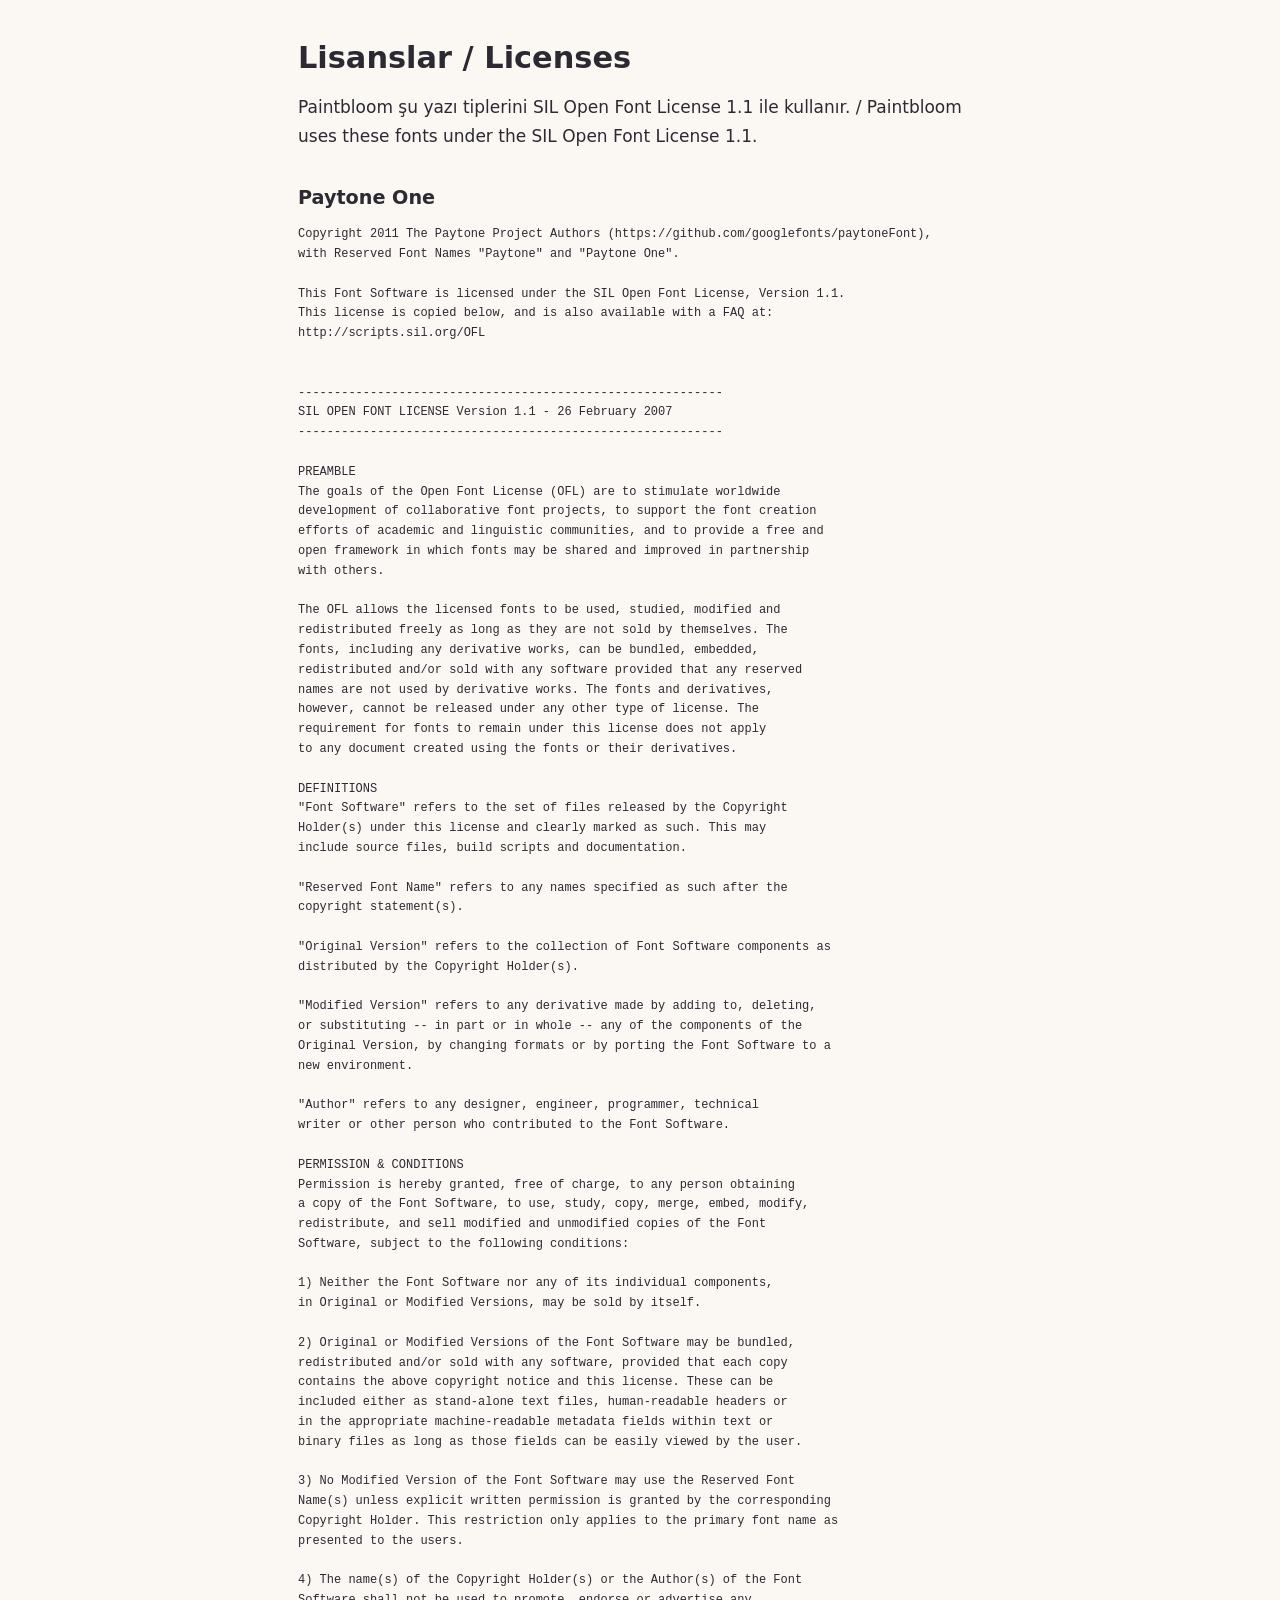
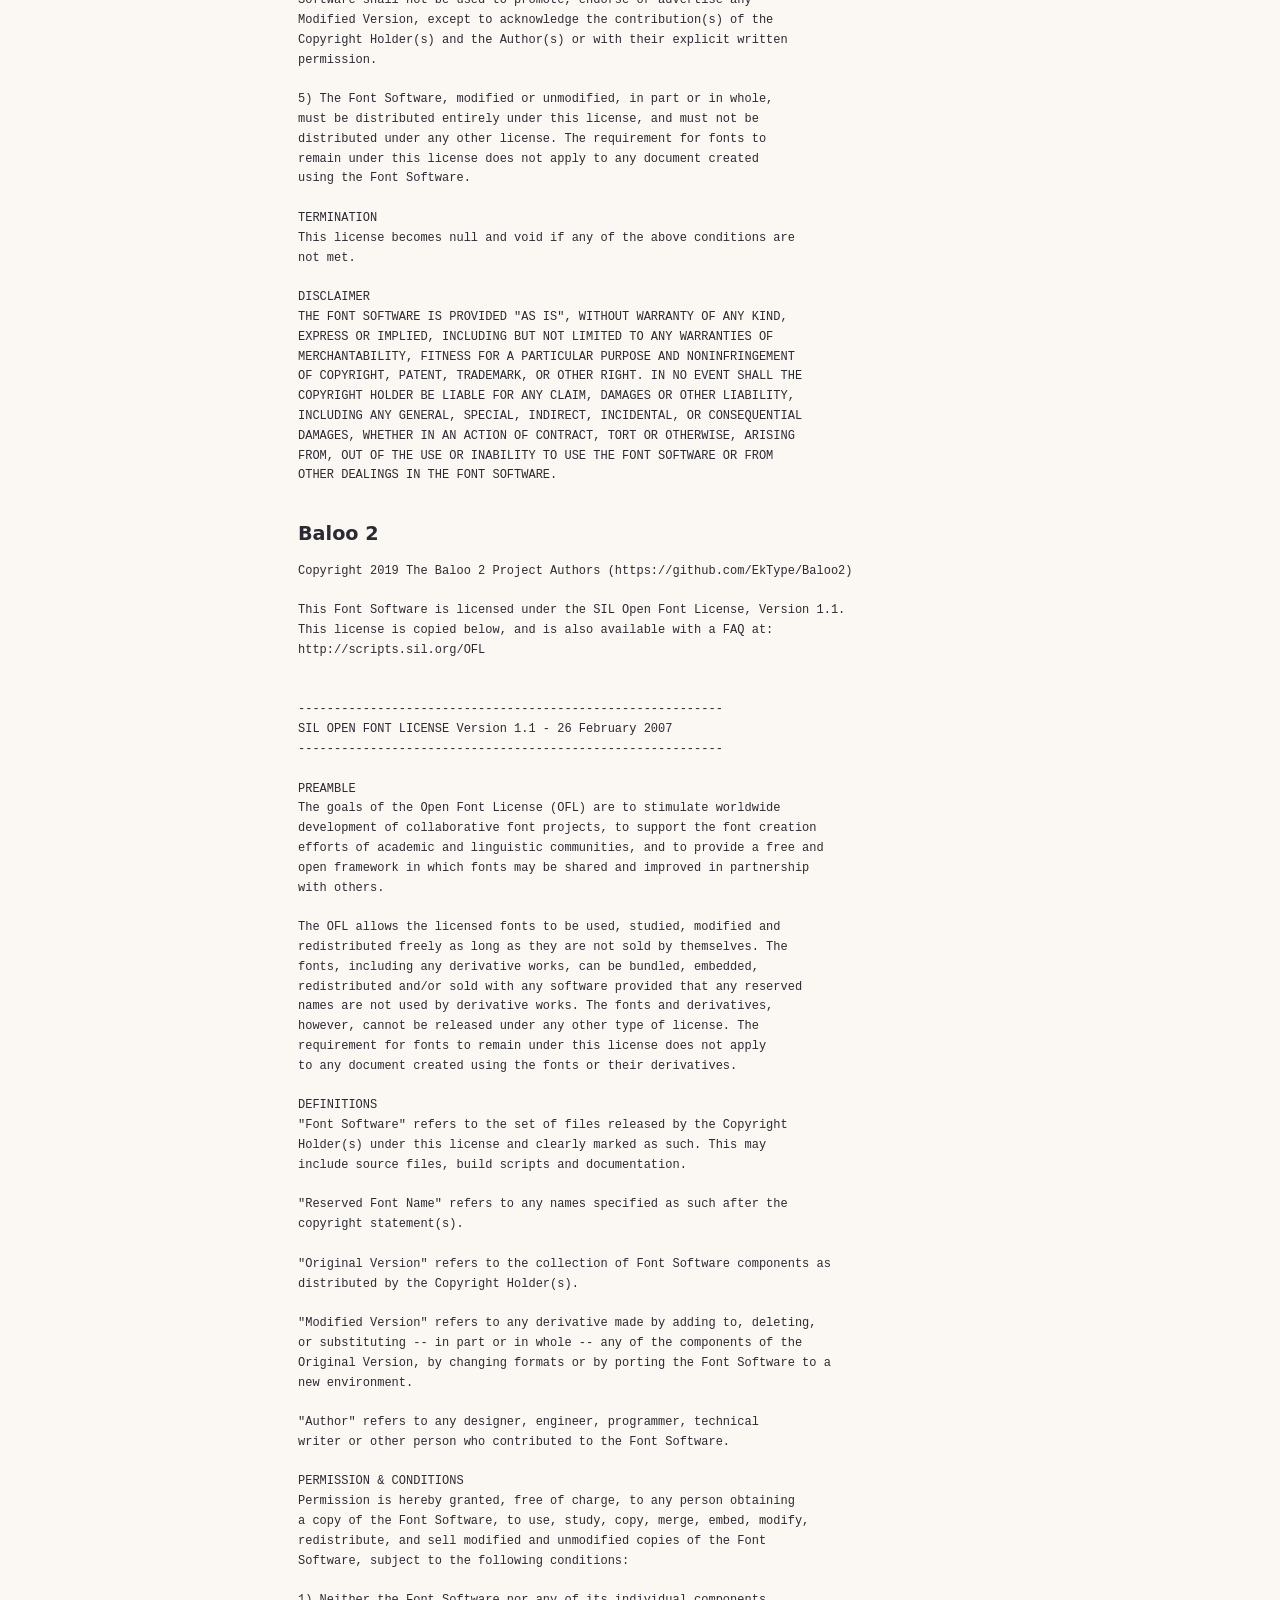
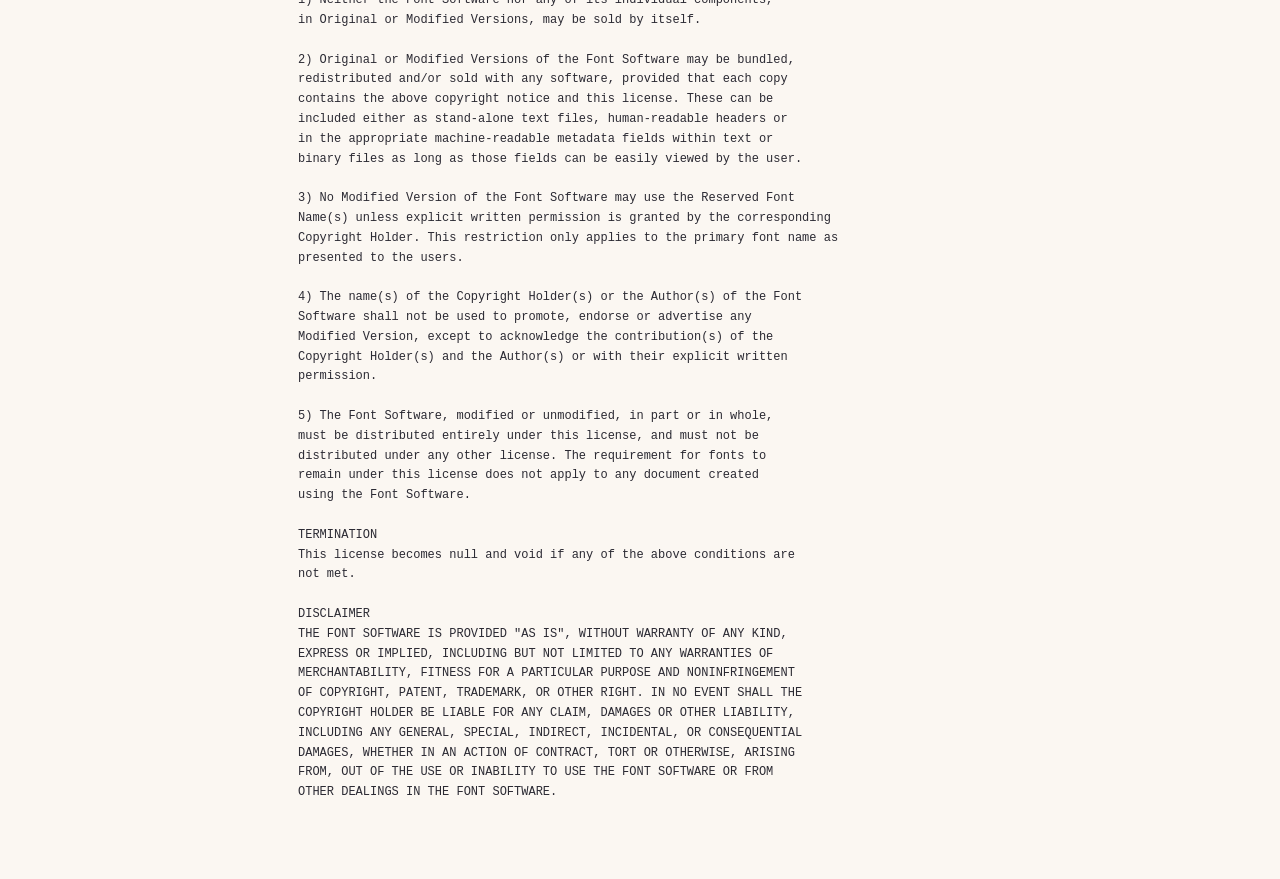
<file: lisanslar.html>
<!doctype html>
<html lang="tr">
<head>
<meta charset="utf-8">
<meta name="viewport" content="width=device-width, initial-scale=1">
<title>Lisanslar · Bekuiz Games</title>
<link rel="stylesheet" href="stil.css">
</head>
<body>
<main>
  <h1>Lisanslar / Licenses</h1>
  <p>Paintbloom şu yazı tiplerini SIL Open Font License 1.1 ile kullanır. / Paintbloom uses these fonts under the SIL Open Font License 1.1.</p>
  <h2>Paytone One</h2>
  <pre style="white-space:pre-wrap;font-size:12px">Copyright 2011 The Paytone Project Authors (https://github.com/googlefonts/paytoneFont),
with Reserved Font Names "Paytone" and "Paytone One".

This Font Software is licensed under the SIL Open Font License, Version 1.1.
This license is copied below, and is also available with a FAQ at:
http://scripts.sil.org/OFL


-----------------------------------------------------------
SIL OPEN FONT LICENSE Version 1.1 - 26 February 2007
-----------------------------------------------------------

PREAMBLE
The goals of the Open Font License (OFL) are to stimulate worldwide
development of collaborative font projects, to support the font creation
efforts of academic and linguistic communities, and to provide a free and
open framework in which fonts may be shared and improved in partnership
with others.

The OFL allows the licensed fonts to be used, studied, modified and
redistributed freely as long as they are not sold by themselves. The
fonts, including any derivative works, can be bundled, embedded, 
redistributed and/or sold with any software provided that any reserved
names are not used by derivative works. The fonts and derivatives,
however, cannot be released under any other type of license. The
requirement for fonts to remain under this license does not apply
to any document created using the fonts or their derivatives.

DEFINITIONS
"Font Software" refers to the set of files released by the Copyright
Holder(s) under this license and clearly marked as such. This may
include source files, build scripts and documentation.

"Reserved Font Name" refers to any names specified as such after the
copyright statement(s).

"Original Version" refers to the collection of Font Software components as
distributed by the Copyright Holder(s).

"Modified Version" refers to any derivative made by adding to, deleting,
or substituting -- in part or in whole -- any of the components of the
Original Version, by changing formats or by porting the Font Software to a
new environment.

"Author" refers to any designer, engineer, programmer, technical
writer or other person who contributed to the Font Software.

PERMISSION &amp; CONDITIONS
Permission is hereby granted, free of charge, to any person obtaining
a copy of the Font Software, to use, study, copy, merge, embed, modify,
redistribute, and sell modified and unmodified copies of the Font
Software, subject to the following conditions:

1) Neither the Font Software nor any of its individual components,
in Original or Modified Versions, may be sold by itself.

2) Original or Modified Versions of the Font Software may be bundled,
redistributed and/or sold with any software, provided that each copy
contains the above copyright notice and this license. These can be
included either as stand-alone text files, human-readable headers or
in the appropriate machine-readable metadata fields within text or
binary files as long as those fields can be easily viewed by the user.

3) No Modified Version of the Font Software may use the Reserved Font
Name(s) unless explicit written permission is granted by the corresponding
Copyright Holder. This restriction only applies to the primary font name as
presented to the users.

4) The name(s) of the Copyright Holder(s) or the Author(s) of the Font
Software shall not be used to promote, endorse or advertise any
Modified Version, except to acknowledge the contribution(s) of the
Copyright Holder(s) and the Author(s) or with their explicit written
permission.

5) The Font Software, modified or unmodified, in part or in whole,
must be distributed entirely under this license, and must not be
distributed under any other license. The requirement for fonts to
remain under this license does not apply to any document created
using the Font Software.

TERMINATION
This license becomes null and void if any of the above conditions are
not met.

DISCLAIMER
THE FONT SOFTWARE IS PROVIDED "AS IS", WITHOUT WARRANTY OF ANY KIND,
EXPRESS OR IMPLIED, INCLUDING BUT NOT LIMITED TO ANY WARRANTIES OF
MERCHANTABILITY, FITNESS FOR A PARTICULAR PURPOSE AND NONINFRINGEMENT
OF COPYRIGHT, PATENT, TRADEMARK, OR OTHER RIGHT. IN NO EVENT SHALL THE
COPYRIGHT HOLDER BE LIABLE FOR ANY CLAIM, DAMAGES OR OTHER LIABILITY,
INCLUDING ANY GENERAL, SPECIAL, INDIRECT, INCIDENTAL, OR CONSEQUENTIAL
DAMAGES, WHETHER IN AN ACTION OF CONTRACT, TORT OR OTHERWISE, ARISING
FROM, OUT OF THE USE OR INABILITY TO USE THE FONT SOFTWARE OR FROM
OTHER DEALINGS IN THE FONT SOFTWARE.
</pre>
  <h2>Baloo 2</h2>
  <pre style="white-space:pre-wrap;font-size:12px">﻿Copyright 2019 The Baloo 2 Project Authors (https://github.com/EkType/Baloo2)

This Font Software is licensed under the SIL Open Font License, Version 1.1.
This license is copied below, and is also available with a FAQ at:
http://scripts.sil.org/OFL


-----------------------------------------------------------
SIL OPEN FONT LICENSE Version 1.1 - 26 February 2007
-----------------------------------------------------------

PREAMBLE
The goals of the Open Font License (OFL) are to stimulate worldwide
development of collaborative font projects, to support the font creation
efforts of academic and linguistic communities, and to provide a free and
open framework in which fonts may be shared and improved in partnership
with others.

The OFL allows the licensed fonts to be used, studied, modified and
redistributed freely as long as they are not sold by themselves. The
fonts, including any derivative works, can be bundled, embedded, 
redistributed and/or sold with any software provided that any reserved
names are not used by derivative works. The fonts and derivatives,
however, cannot be released under any other type of license. The
requirement for fonts to remain under this license does not apply
to any document created using the fonts or their derivatives.

DEFINITIONS
"Font Software" refers to the set of files released by the Copyright
Holder(s) under this license and clearly marked as such. This may
include source files, build scripts and documentation.

"Reserved Font Name" refers to any names specified as such after the
copyright statement(s).

"Original Version" refers to the collection of Font Software components as
distributed by the Copyright Holder(s).

"Modified Version" refers to any derivative made by adding to, deleting,
or substituting -- in part or in whole -- any of the components of the
Original Version, by changing formats or by porting the Font Software to a
new environment.

"Author" refers to any designer, engineer, programmer, technical
writer or other person who contributed to the Font Software.

PERMISSION &amp; CONDITIONS
Permission is hereby granted, free of charge, to any person obtaining
a copy of the Font Software, to use, study, copy, merge, embed, modify,
redistribute, and sell modified and unmodified copies of the Font
Software, subject to the following conditions:

1) Neither the Font Software nor any of its individual components,
in Original or Modified Versions, may be sold by itself.

2) Original or Modified Versions of the Font Software may be bundled,
redistributed and/or sold with any software, provided that each copy
contains the above copyright notice and this license. These can be
included either as stand-alone text files, human-readable headers or
in the appropriate machine-readable metadata fields within text or
binary files as long as those fields can be easily viewed by the user.

3) No Modified Version of the Font Software may use the Reserved Font
Name(s) unless explicit written permission is granted by the corresponding
Copyright Holder. This restriction only applies to the primary font name as
presented to the users.

4) The name(s) of the Copyright Holder(s) or the Author(s) of the Font
Software shall not be used to promote, endorse or advertise any
Modified Version, except to acknowledge the contribution(s) of the
Copyright Holder(s) and the Author(s) or with their explicit written
permission.

5) The Font Software, modified or unmodified, in part or in whole,
must be distributed entirely under this license, and must not be
distributed under any other license. The requirement for fonts to
remain under this license does not apply to any document created
using the Font Software.

TERMINATION
This license becomes null and void if any of the above conditions are
not met.

DISCLAIMER
THE FONT SOFTWARE IS PROVIDED "AS IS", WITHOUT WARRANTY OF ANY KIND,
EXPRESS OR IMPLIED, INCLUDING BUT NOT LIMITED TO ANY WARRANTIES OF
MERCHANTABILITY, FITNESS FOR A PARTICULAR PURPOSE AND NONINFRINGEMENT
OF COPYRIGHT, PATENT, TRADEMARK, OR OTHER RIGHT. IN NO EVENT SHALL THE
COPYRIGHT HOLDER BE LIABLE FOR ANY CLAIM, DAMAGES OR OTHER LIABILITY,
INCLUDING ANY GENERAL, SPECIAL, INDIRECT, INCIDENTAL, OR CONSEQUENTIAL
DAMAGES, WHETHER IN AN ACTION OF CONTRACT, TORT OR OTHERWISE, ARISING
FROM, OUT OF THE USE OR INABILITY TO USE THE FONT SOFTWARE OR FROM
OTHER DEALINGS IN THE FONT SOFTWARE.
</pre>
</main>
</body>
</html>
</file>
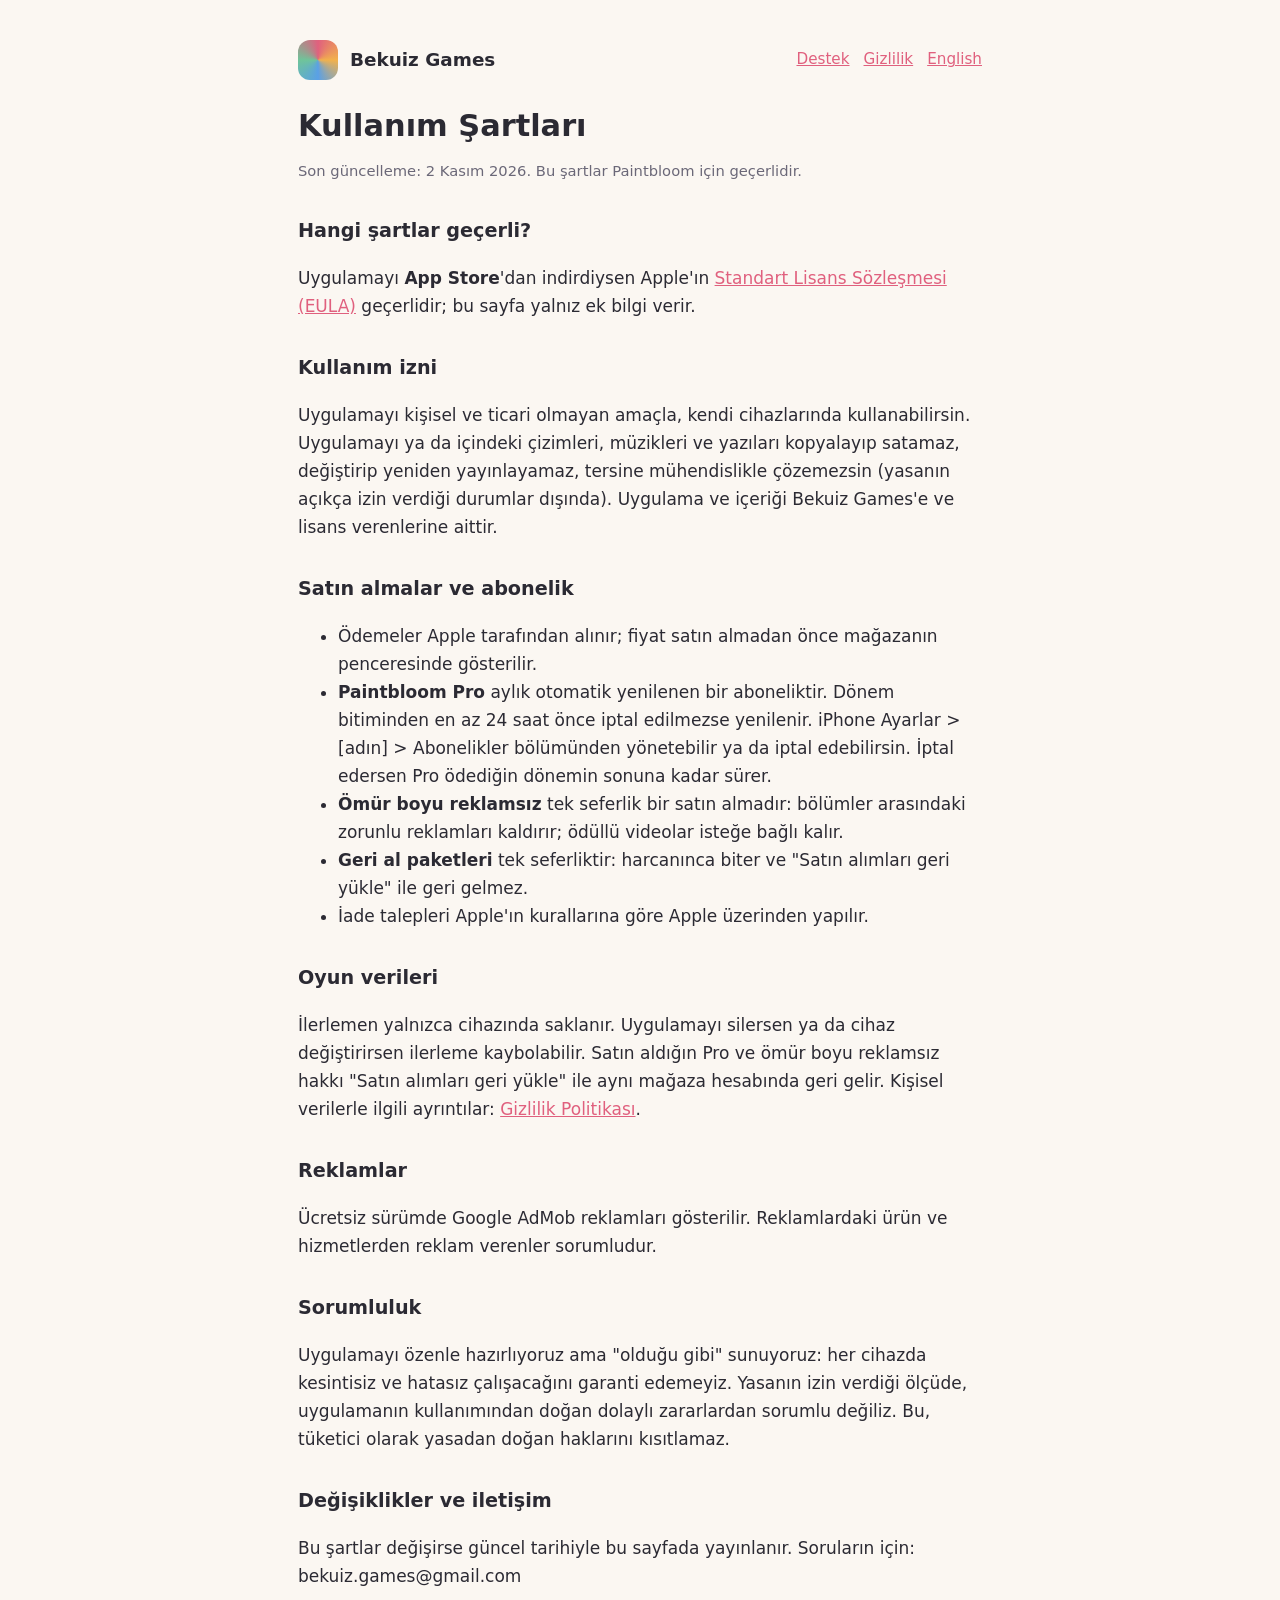
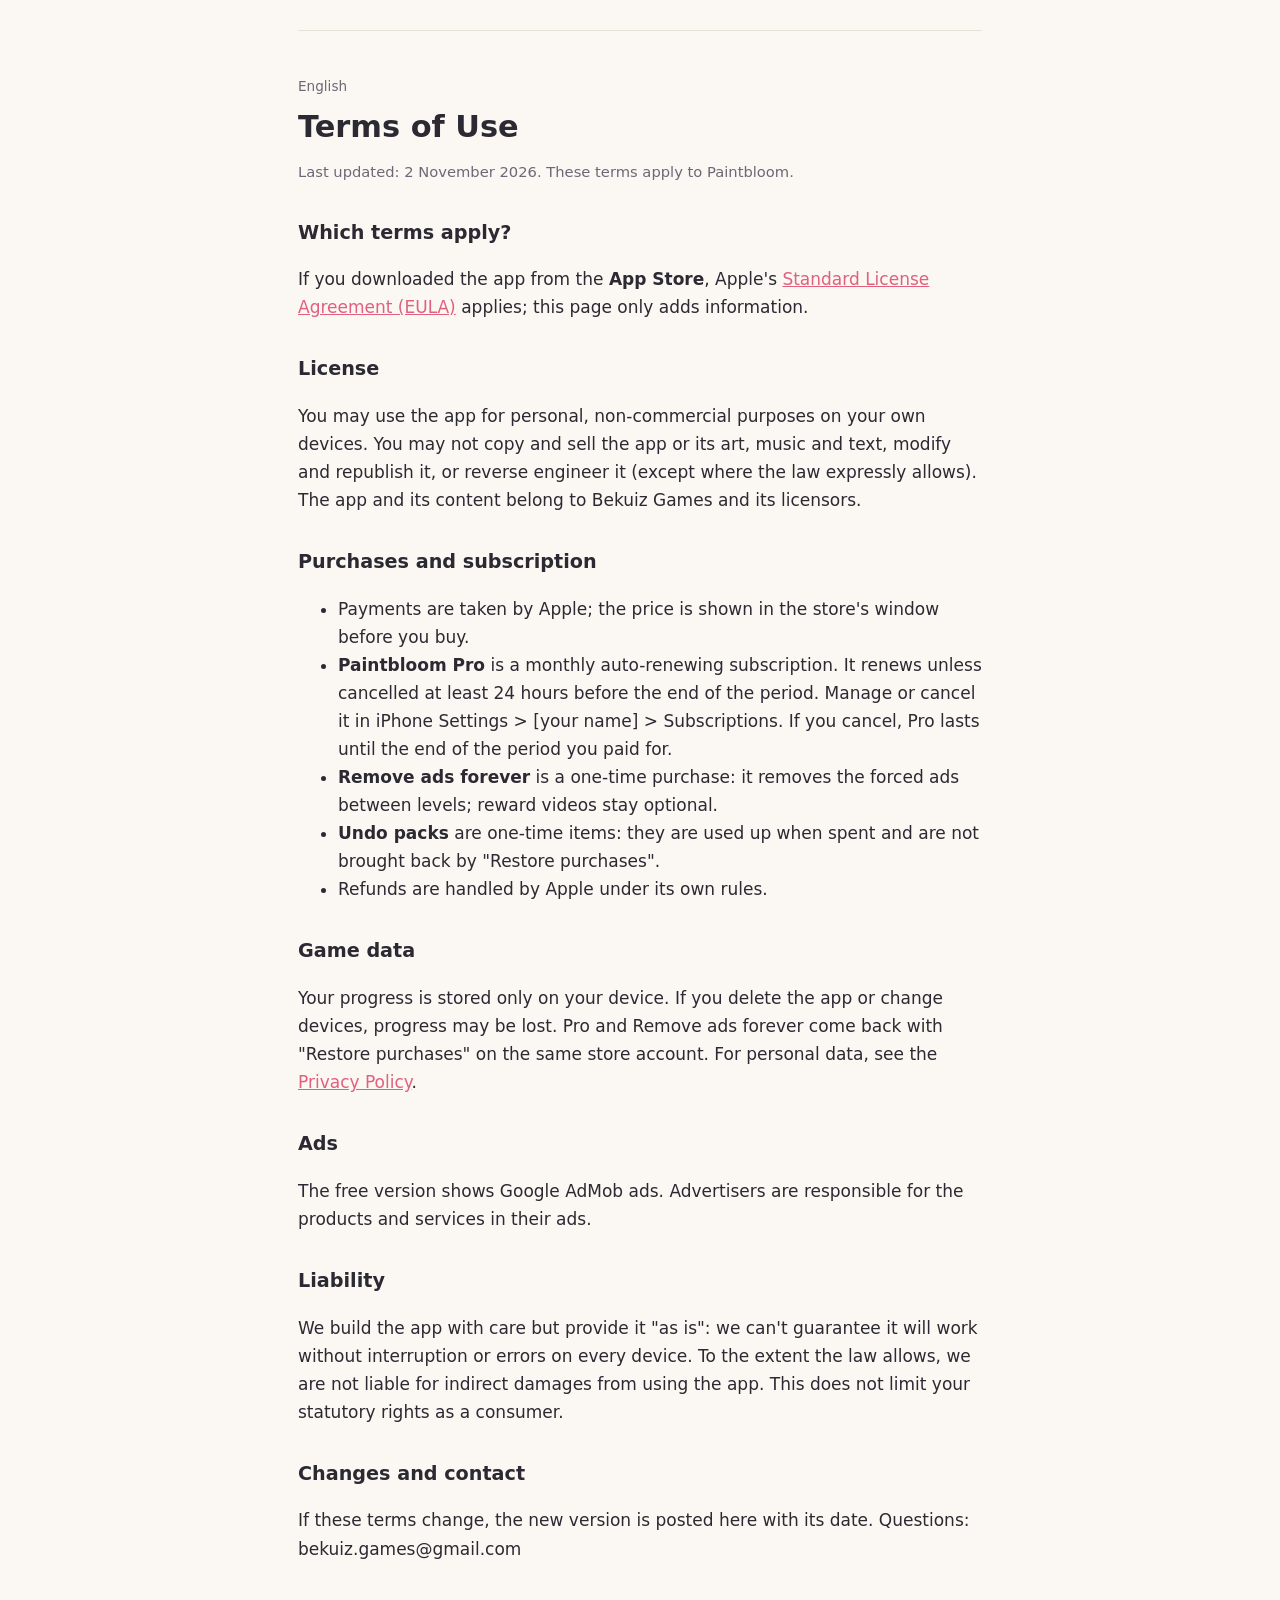
<file: sartlar.html>
<!doctype html>
<html lang="tr">
<head>
<meta charset="utf-8">
<meta name="viewport" content="width=device-width, initial-scale=1, viewport-fit=cover">
<title>Kullanım Şartları · Bekuiz Games</title>
<link rel="stylesheet" href="stil.css">
</head>
<body>
<main>
  <header><span class="logo" aria-hidden="true"></span><b><a href="index.html" style="color:inherit;text-decoration:none">Bekuiz Games</a></b>
    <nav><a href="destek.html">Destek</a><a href="gizlilik.html">Gizlilik</a><a href="#english">English</a></nav></header>

  <h1>Kullanım Şartları</h1>
  <p class="meta">Son güncelleme: 2 Kasım 2026. Bu şartlar Paintbloom için geçerlidir.</p>

  <h2>Hangi şartlar geçerli?</h2>
  <p>Uygulamayı <b>App Store</b>'dan indirdiysen Apple'ın <a href="https://www.apple.com/legal/internet-services/itunes/dev/stdeula/">Standart Lisans Sözleşmesi (EULA)</a> geçerlidir; bu sayfa yalnız ek bilgi verir.</p>

  <h2>Kullanım izni</h2>
  <p>Uygulamayı kişisel ve ticari olmayan amaçla, kendi cihazlarında kullanabilirsin. Uygulamayı ya da içindeki çizimleri, müzikleri ve yazıları kopyalayıp satamaz, değiştirip yeniden yayınlayamaz, tersine mühendislikle çözemezsin (yasanın açıkça izin verdiği durumlar dışında). Uygulama ve içeriği Bekuiz Games'e ve lisans verenlerine aittir.</p>

  <h2>Satın almalar ve abonelik</h2>
  <ul>
    <li>Ödemeler Apple tarafından alınır; fiyat satın almadan önce mağazanın penceresinde gösterilir.</li>
    <li><b>Paintbloom Pro</b> aylık otomatik yenilenen bir aboneliktir. Dönem bitiminden en az 24 saat önce iptal edilmezse yenilenir. iPhone Ayarlar > [adın] > Abonelikler bölümünden yönetebilir ya da iptal edebilirsin. İptal edersen Pro ödediğin dönemin sonuna kadar sürer.</li>
    <li><b>Ömür boyu reklamsız</b> tek seferlik bir satın almadır: bölümler arasındaki zorunlu reklamları kaldırır; ödüllü videolar isteğe bağlı kalır.</li>
    <li><b>Geri al paketleri</b> tek seferliktir: harcanınca biter ve "Satın alımları geri yükle" ile geri gelmez.</li>
    <li>İade talepleri Apple'ın kurallarına göre Apple üzerinden yapılır.</li>
  </ul>

  <h2>Oyun verileri</h2>
  <p>İlerlemen yalnızca cihazında saklanır. Uygulamayı silersen ya da cihaz değiştirirsen ilerleme kaybolabilir. Satın aldığın Pro ve ömür boyu reklamsız hakkı "Satın alımları geri yükle" ile aynı mağaza hesabında geri gelir. Kişisel verilerle ilgili ayrıntılar: <a href="gizlilik.html">Gizlilik Politikası</a>.</p>

  <h2>Reklamlar</h2>
  <p>Ücretsiz sürümde Google AdMob reklamları gösterilir. Reklamlardaki ürün ve hizmetlerden reklam verenler sorumludur.</p>

  <h2>Sorumluluk</h2>
  <p>Uygulamayı özenle hazırlıyoruz ama "olduğu gibi" sunuyoruz: her cihazda kesintisiz ve hatasız çalışacağını garanti edemeyiz. Yasanın izin verdiği ölçüde, uygulamanın kullanımından doğan dolaylı zararlardan sorumlu değiliz. Bu, tüketici olarak yasadan doğan haklarını kısıtlamaz.</p>

  <h2>Değişiklikler ve iletişim</h2>
  <p>Bu şartlar değişirse güncel tarihiyle bu sayfada yayınlanır. Soruların için: bekuiz.games@gmail.com</p>

  <hr id="english">
  <span class="lang">English</span>
  <h1>Terms of Use</h1>
  <p class="meta">Last updated: 2 November 2026. These terms apply to Paintbloom.</p>
  <h2>Which terms apply?</h2>
  <p>If you downloaded the app from the <b>App Store</b>, Apple's <a href="https://www.apple.com/legal/internet-services/itunes/dev/stdeula/">Standard License Agreement (EULA)</a> applies; this page only adds information.</p>
  <h2>License</h2>
  <p>You may use the app for personal, non-commercial purposes on your own devices. You may not copy and sell the app or its art, music and text, modify and republish it, or reverse engineer it (except where the law expressly allows). The app and its content belong to Bekuiz Games and its licensors.</p>
  <h2>Purchases and subscription</h2>
  <ul>
    <li>Payments are taken by Apple; the price is shown in the store's window before you buy.</li>
    <li><b>Paintbloom Pro</b> is a monthly auto-renewing subscription. It renews unless cancelled at least 24 hours before the end of the period. Manage or cancel it in iPhone Settings > [your name] > Subscriptions. If you cancel, Pro lasts until the end of the period you paid for.</li>
    <li><b>Remove ads forever</b> is a one-time purchase: it removes the forced ads between levels; reward videos stay optional.</li>
    <li><b>Undo packs</b> are one-time items: they are used up when spent and are not brought back by "Restore purchases".</li>
    <li>Refunds are handled by Apple under its own rules.</li>
  </ul>
  <h2>Game data</h2>
  <p>Your progress is stored only on your device. If you delete the app or change devices, progress may be lost. Pro and Remove ads forever come back with "Restore purchases" on the same store account. For personal data, see the <a href="gizlilik.html#english">Privacy Policy</a>.</p>
  <h2>Ads</h2>
  <p>The free version shows Google AdMob ads. Advertisers are responsible for the products and services in their ads.</p>
  <h2>Liability</h2>
  <p>We build the app with care but provide it "as is": we can't guarantee it will work without interruption or errors on every device. To the extent the law allows, we are not liable for indirect damages from using the app. This does not limit your statutory rights as a consumer.</p>
  <h2>Changes and contact</h2>
  <p>If these terms change, the new version is posted here with its date. Questions: bekuiz.games@gmail.com</p>
</main>
</body>
</html>
</file>
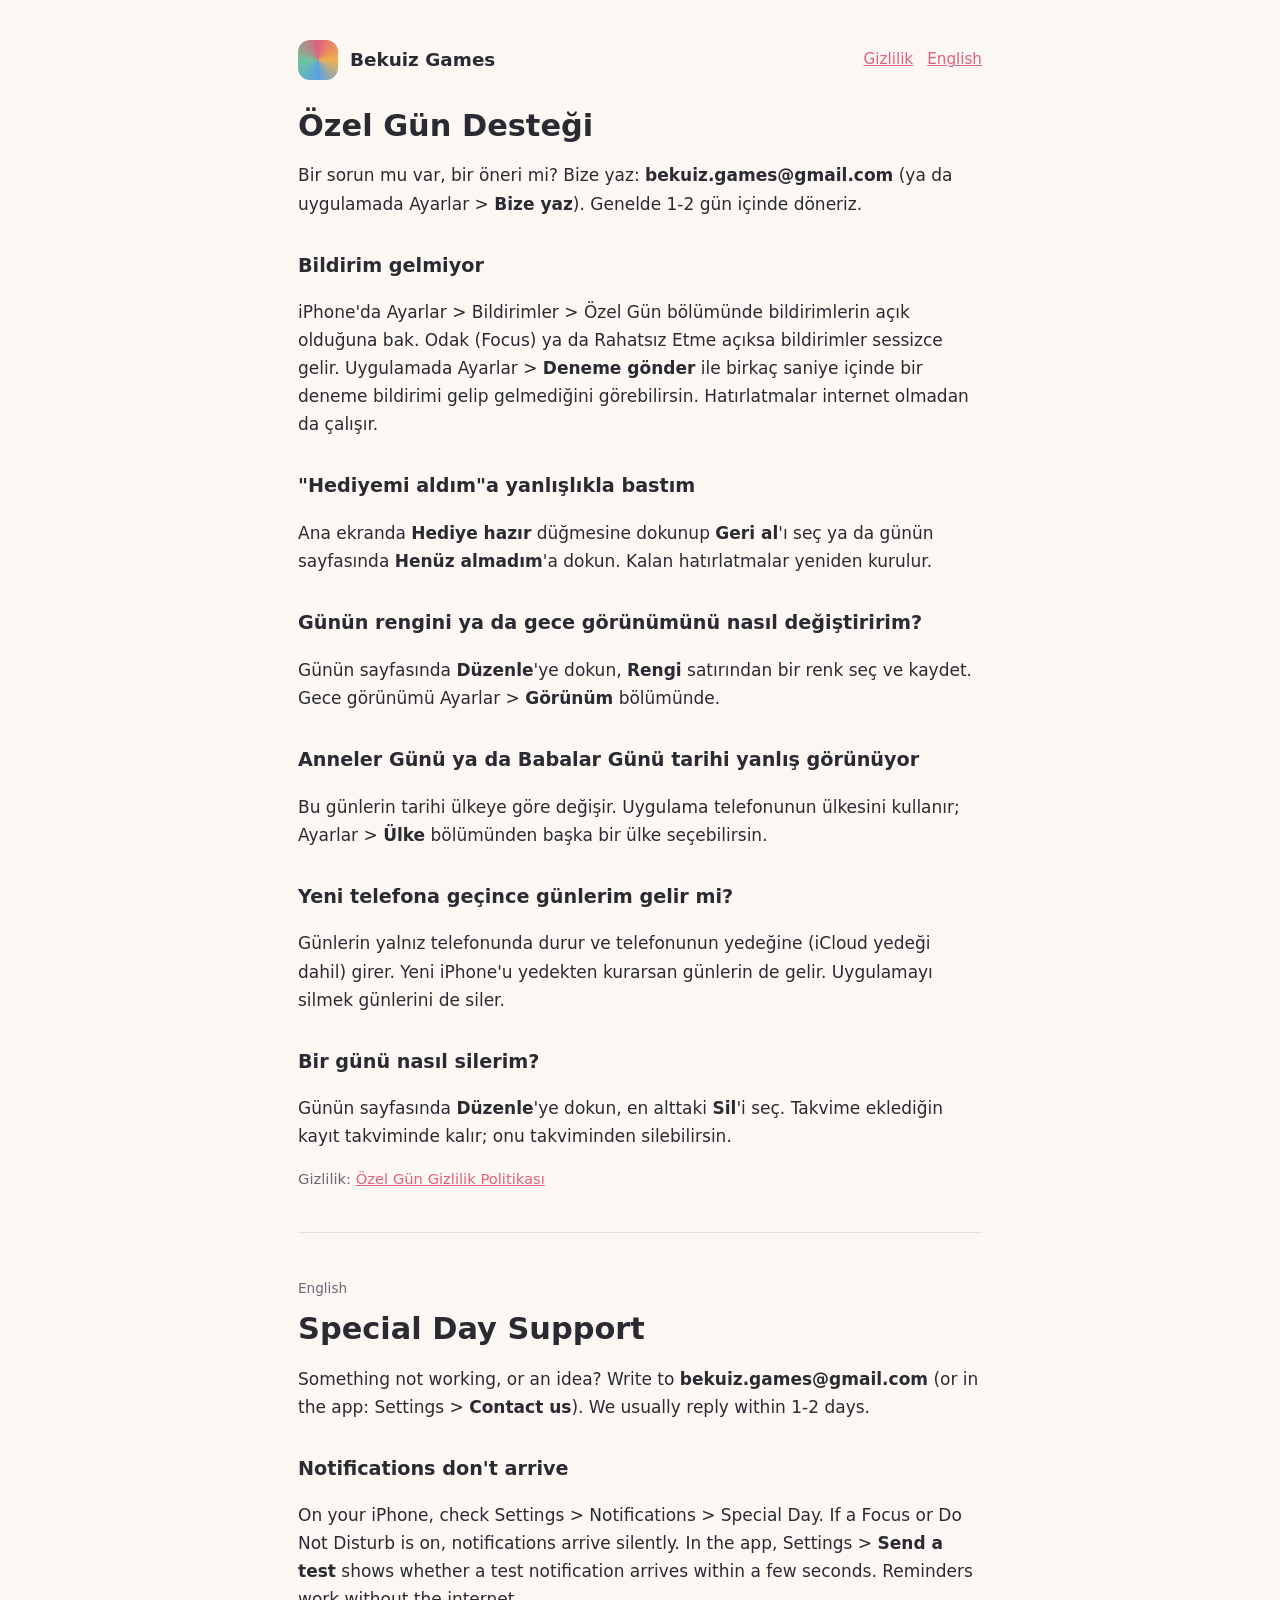
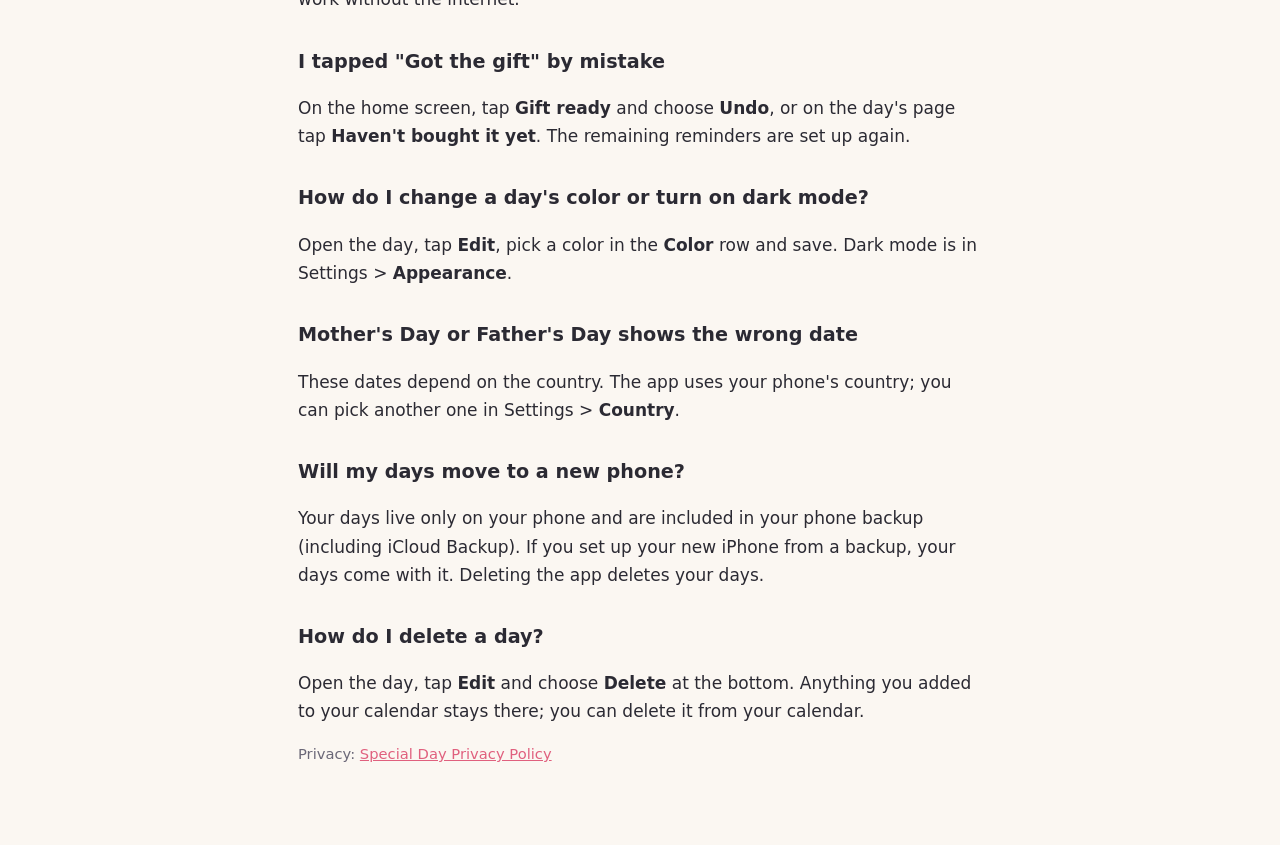
<file: ozel-gun/destek.html>
<!doctype html>
<html lang="tr">
<head>
<meta charset="utf-8">
<meta name="viewport" content="width=device-width, initial-scale=1, viewport-fit=cover">
<title>Özel Gün · Destek</title>
<link rel="stylesheet" href="../stil.css">
</head>
<body>
<main>
  <header><span class="logo" aria-hidden="true"></span><b><a href="../index.html" style="color:inherit;text-decoration:none">Bekuiz Games</a></b>
    <nav><a href="gizlilik.html">Gizlilik</a><a href="#english">English</a></nav></header>

  <h1>Özel Gün Desteği</h1>
  <p>Bir sorun mu var, bir öneri mi? Bize yaz: <b>bekuiz.games@gmail.com</b> (ya da uygulamada Ayarlar > <b>Bize yaz</b>). Genelde 1-2 gün içinde döneriz.</p>

  <h2>Bildirim gelmiyor</h2>
  <p>iPhone'da Ayarlar > Bildirimler > Özel Gün bölümünde bildirimlerin açık olduğuna bak. Odak (Focus) ya da Rahatsız Etme açıksa bildirimler sessizce gelir. Uygulamada Ayarlar > <b>Deneme gönder</b> ile birkaç saniye içinde bir deneme bildirimi gelip gelmediğini görebilirsin. Hatırlatmalar internet olmadan da çalışır.</p>

  <h2>"Hediyemi aldım"a yanlışlıkla bastım</h2>
  <p>Ana ekranda <b>Hediye hazır</b> düğmesine dokunup <b>Geri al</b>'ı seç ya da günün sayfasında <b>Henüz almadım</b>'a dokun. Kalan hatırlatmalar yeniden kurulur.</p>

  <h2>Günün rengini ya da gece görünümünü nasıl değiştiririm?</h2>
  <p>Günün sayfasında <b>Düzenle</b>'ye dokun, <b>Rengi</b> satırından bir renk seç ve kaydet. Gece görünümü Ayarlar > <b>Görünüm</b> bölümünde.</p>

  <h2>Anneler Günü ya da Babalar Günü tarihi yanlış görünüyor</h2>
  <p>Bu günlerin tarihi ülkeye göre değişir. Uygulama telefonunun ülkesini kullanır; Ayarlar > <b>Ülke</b> bölümünden başka bir ülke seçebilirsin.</p>

  <h2>Yeni telefona geçince günlerim gelir mi?</h2>
  <p>Günlerin yalnız telefonunda durur ve telefonunun yedeğine (iCloud yedeği dahil) girer. Yeni iPhone'u yedekten kurarsan günlerin de gelir. Uygulamayı silmek günlerini de siler.</p>

  <h2>Bir günü nasıl silerim?</h2>
  <p>Günün sayfasında <b>Düzenle</b>'ye dokun, en alttaki <b>Sil</b>'i seç. Takvime eklediğin kayıt takviminde kalır; onu takviminden silebilirsin.</p>

  <p class="meta">Gizlilik: <a href="gizlilik.html">Özel Gün Gizlilik Politikası</a></p>

  <hr id="english">
  <span class="lang">English</span>
  <h1>Special Day Support</h1>
  <p>Something not working, or an idea? Write to <b>bekuiz.games@gmail.com</b> (or in the app: Settings > <b>Contact us</b>). We usually reply within 1-2 days.</p>

  <h2>Notifications don't arrive</h2>
  <p>On your iPhone, check Settings > Notifications > Special Day. If a Focus or Do Not Disturb is on, notifications arrive silently. In the app, Settings > <b>Send a test</b> shows whether a test notification arrives within a few seconds. Reminders work without the internet.</p>

  <h2>I tapped "Got the gift" by mistake</h2>
  <p>On the home screen, tap <b>Gift ready</b> and choose <b>Undo</b>, or on the day's page tap <b>Haven't bought it yet</b>. The remaining reminders are set up again.</p>

  <h2>How do I change a day's color or turn on dark mode?</h2>
  <p>Open the day, tap <b>Edit</b>, pick a color in the <b>Color</b> row and save. Dark mode is in Settings > <b>Appearance</b>.</p>

  <h2>Mother's Day or Father's Day shows the wrong date</h2>
  <p>These dates depend on the country. The app uses your phone's country; you can pick another one in Settings > <b>Country</b>.</p>

  <h2>Will my days move to a new phone?</h2>
  <p>Your days live only on your phone and are included in your phone backup (including iCloud Backup). If you set up your new iPhone from a backup, your days come with it. Deleting the app deletes your days.</p>

  <h2>How do I delete a day?</h2>
  <p>Open the day, tap <b>Edit</b> and choose <b>Delete</b> at the bottom. Anything you added to your calendar stays there; you can delete it from your calendar.</p>

  <p class="meta">Privacy: <a href="gizlilik.html#english">Special Day Privacy Policy</a></p>
</main>
</body>
</html>
</file>
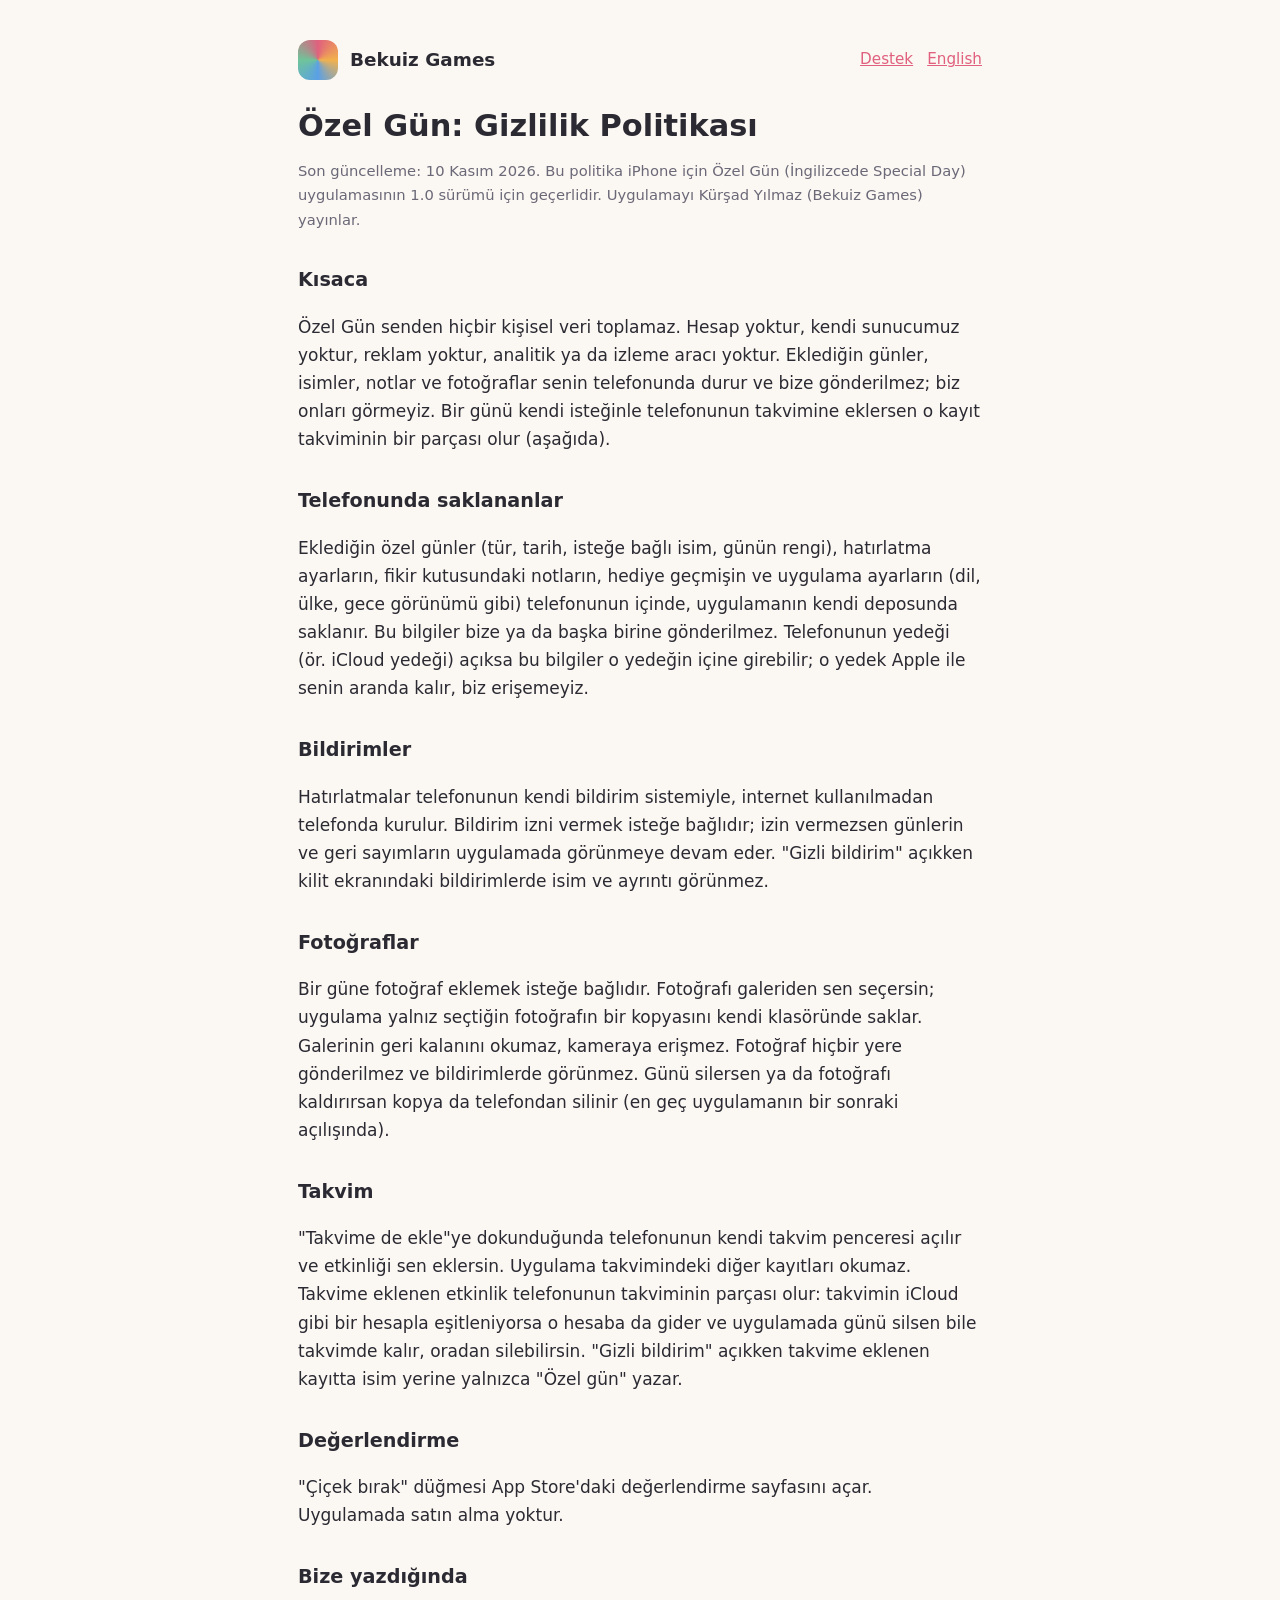
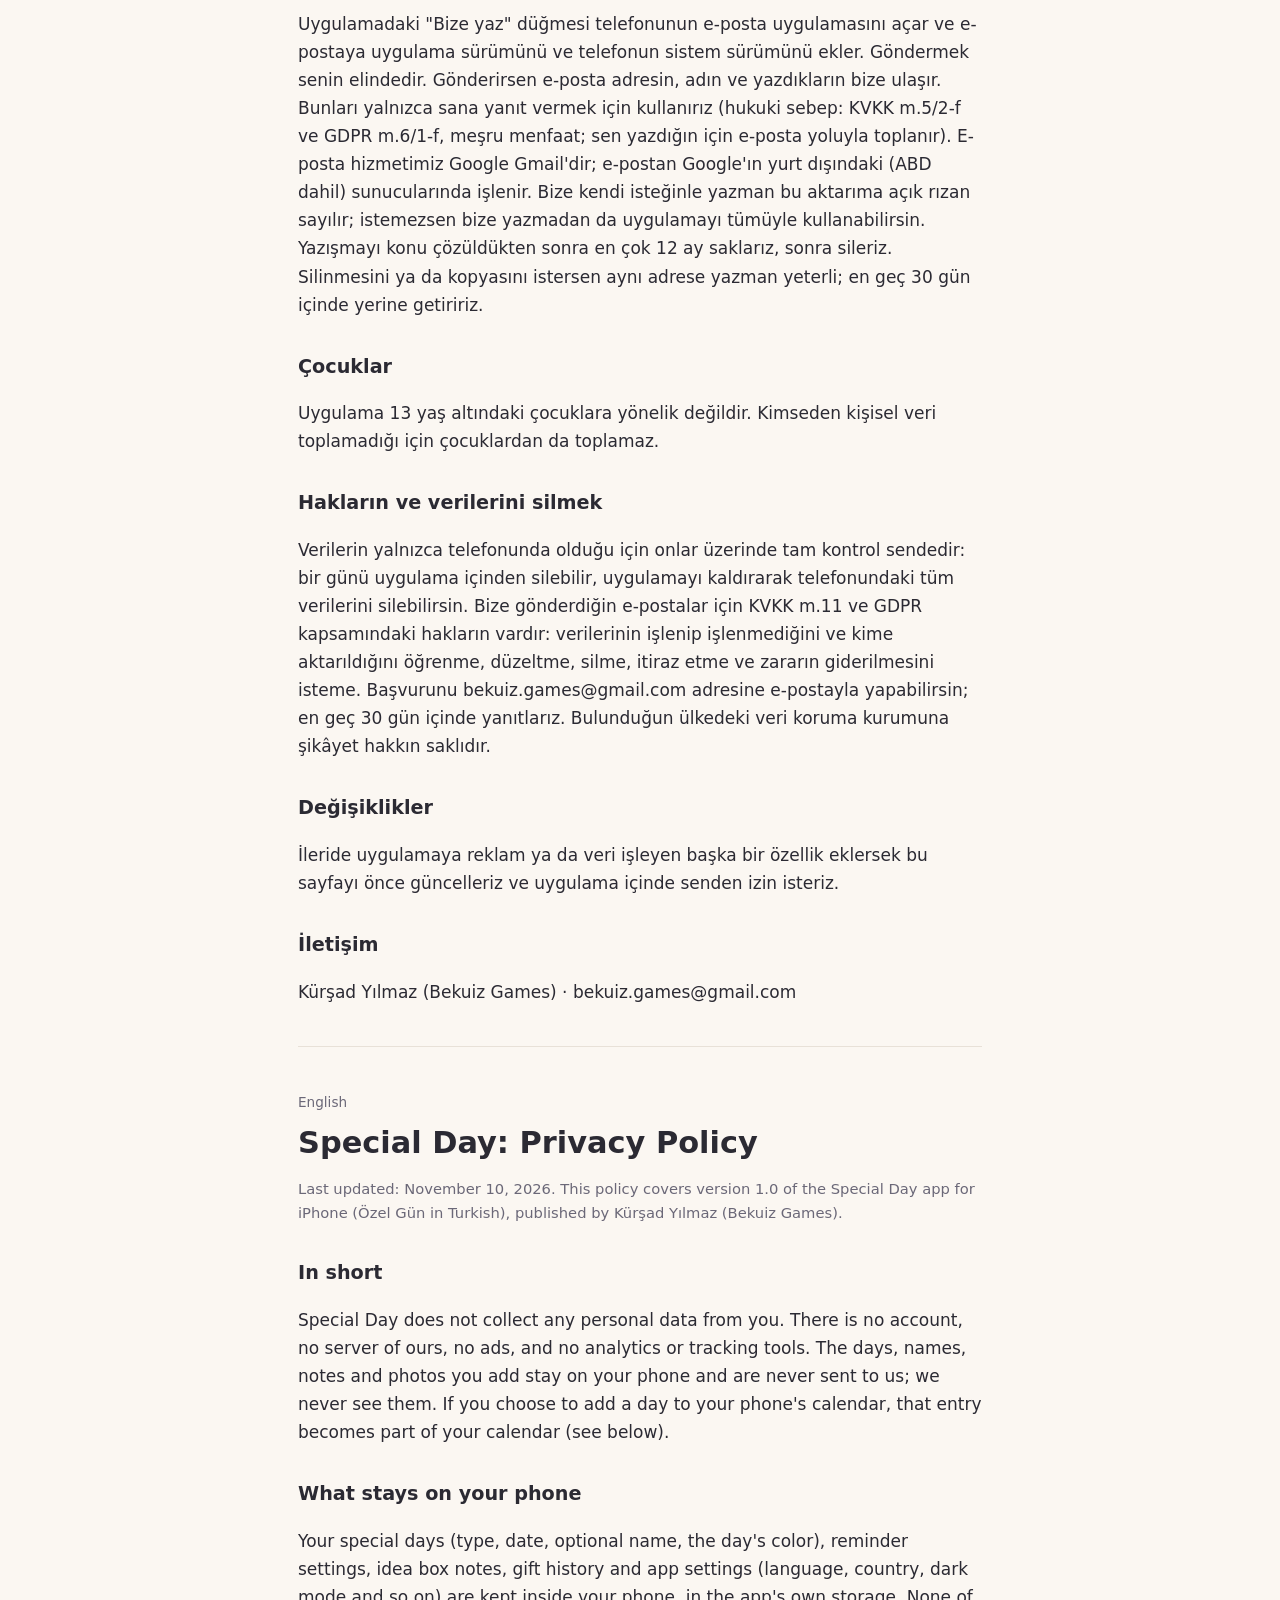
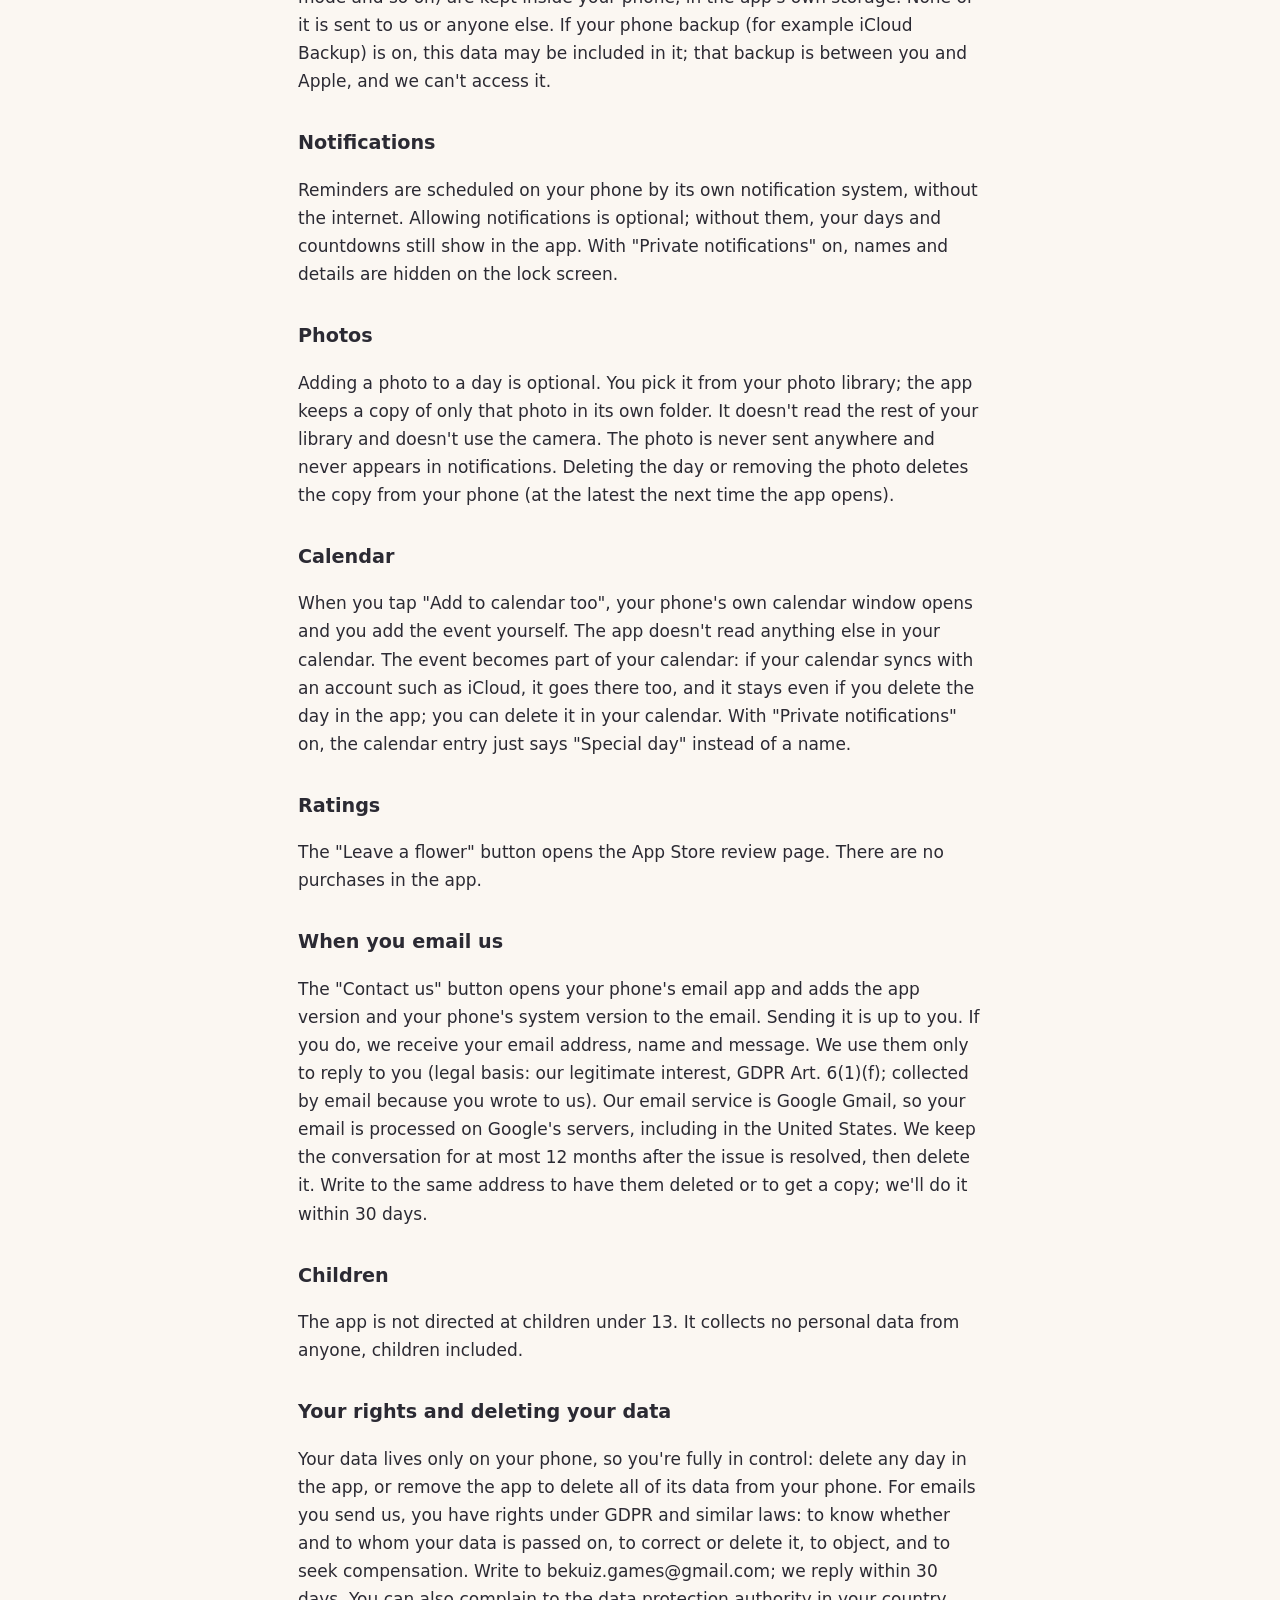
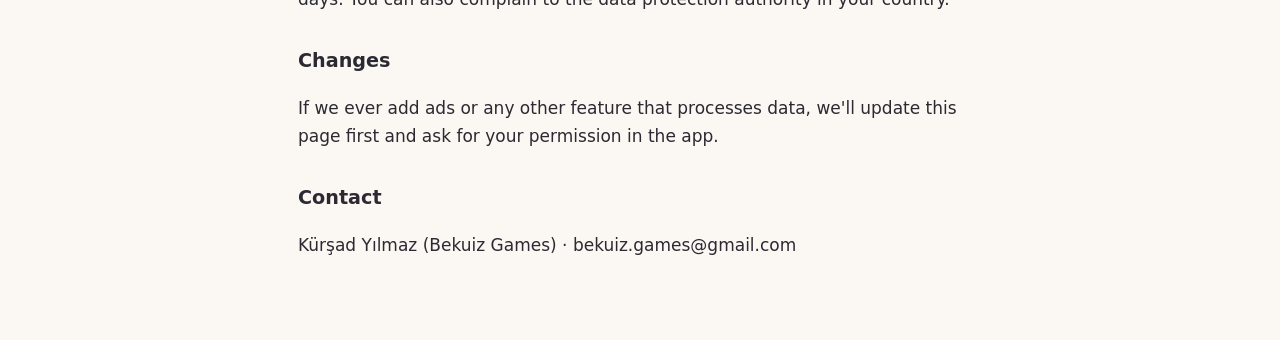
<file: ozel-gun/gizlilik.html>
<!doctype html>
<html lang="tr">
<head>
<meta charset="utf-8">
<meta name="viewport" content="width=device-width, initial-scale=1, viewport-fit=cover">
<title>Özel Gün · Gizlilik Politikası</title>
<link rel="stylesheet" href="../stil.css">
</head>
<body>
<main>
  <header><span class="logo" aria-hidden="true"></span><b><a href="../index.html" style="color:inherit;text-decoration:none">Bekuiz Games</a></b>
    <nav><a href="destek.html">Destek</a><a href="#english">English</a></nav></header>

  <h1>Özel Gün: Gizlilik Politikası</h1>
  <p class="meta">Son güncelleme: 10 Kasım 2026. Bu politika iPhone için Özel Gün (İngilizcede Special Day) uygulamasının 1.0 sürümü için geçerlidir. Uygulamayı Kürşad Yılmaz (Bekuiz Games) yayınlar.</p>

  <h2>Kısaca</h2>
  <p>Özel Gün senden hiçbir kişisel veri toplamaz. Hesap yoktur, kendi sunucumuz yoktur, reklam yoktur, analitik ya da izleme aracı yoktur. Eklediğin günler, isimler, notlar ve fotoğraflar senin telefonunda durur ve bize gönderilmez; biz onları görmeyiz. Bir günü kendi isteğinle telefonunun takvimine eklersen o kayıt takviminin bir parçası olur (aşağıda).</p>

  <h2>Telefonunda saklananlar</h2>
  <p>Eklediğin özel günler (tür, tarih, isteğe bağlı isim, günün rengi), hatırlatma ayarların, fikir kutusundaki notların, hediye geçmişin ve uygulama ayarların (dil, ülke, gece görünümü gibi) telefonunun içinde, uygulamanın kendi deposunda saklanır. Bu bilgiler bize ya da başka birine gönderilmez. Telefonunun yedeği (ör. iCloud yedeği) açıksa bu bilgiler o yedeğin içine girebilir; o yedek Apple ile senin aranda kalır, biz erişemeyiz.</p>

  <h2>Bildirimler</h2>
  <p>Hatırlatmalar telefonunun kendi bildirim sistemiyle, internet kullanılmadan telefonda kurulur. Bildirim izni vermek isteğe bağlıdır; izin vermezsen günlerin ve geri sayımların uygulamada görünmeye devam eder. "Gizli bildirim" açıkken kilit ekranındaki bildirimlerde isim ve ayrıntı görünmez.</p>

  <h2>Fotoğraflar</h2>
  <p>Bir güne fotoğraf eklemek isteğe bağlıdır. Fotoğrafı galeriden sen seçersin; uygulama yalnız seçtiğin fotoğrafın bir kopyasını kendi klasöründe saklar. Galerinin geri kalanını okumaz, kameraya erişmez. Fotoğraf hiçbir yere gönderilmez ve bildirimlerde görünmez. Günü silersen ya da fotoğrafı kaldırırsan kopya da telefondan silinir (en geç uygulamanın bir sonraki açılışında).</p>

  <h2>Takvim</h2>
  <p>"Takvime de ekle"ye dokunduğunda telefonunun kendi takvim penceresi açılır ve etkinliği sen eklersin. Uygulama takvimindeki diğer kayıtları okumaz. Takvime eklenen etkinlik telefonunun takviminin parçası olur: takvimin iCloud gibi bir hesapla eşitleniyorsa o hesaba da gider ve uygulamada günü silsen bile takvimde kalır, oradan silebilirsin. "Gizli bildirim" açıkken takvime eklenen kayıtta isim yerine yalnızca "Özel gün" yazar.</p>

  <h2>Değerlendirme</h2>
  <p>"Çiçek bırak" düğmesi App Store'daki değerlendirme sayfasını açar. Uygulamada satın alma yoktur.</p>

  <h2>Bize yazdığında</h2>
  <p>Uygulamadaki "Bize yaz" düğmesi telefonunun e-posta uygulamasını açar ve e-postaya uygulama sürümünü ve telefonun sistem sürümünü ekler. Göndermek senin elindedir. Gönderirsen e-posta adresin, adın ve yazdıkların bize ulaşır. Bunları yalnızca sana yanıt vermek için kullanırız (hukuki sebep: KVKK m.5/2-f ve GDPR m.6/1-f, meşru menfaat; sen yazdığın için e-posta yoluyla toplanır). E-posta hizmetimiz Google Gmail'dir; e-postan Google'ın yurt dışındaki (ABD dahil) sunucularında işlenir. Bize kendi isteğinle yazman bu aktarıma açık rızan sayılır; istemezsen bize yazmadan da uygulamayı tümüyle kullanabilirsin. Yazışmayı konu çözüldükten sonra en çok 12 ay saklarız, sonra sileriz. Silinmesini ya da kopyasını istersen aynı adrese yazman yeterli; en geç 30 gün içinde yerine getiririz.</p>

  <h2>Çocuklar</h2>
  <p>Uygulama 13 yaş altındaki çocuklara yönelik değildir. Kimseden kişisel veri toplamadığı için çocuklardan da toplamaz.</p>

  <h2>Hakların ve verilerini silmek</h2>
  <p>Verilerin yalnızca telefonunda olduğu için onlar üzerinde tam kontrol sendedir: bir günü uygulama içinden silebilir, uygulamayı kaldırarak telefonundaki tüm verilerini silebilirsin. Bize gönderdiğin e-postalar için KVKK m.11 ve GDPR kapsamındaki hakların vardır: verilerinin işlenip işlenmediğini ve kime aktarıldığını öğrenme, düzeltme, silme, itiraz etme ve zararın giderilmesini isteme. Başvurunu bekuiz.games@gmail.com adresine e-postayla yapabilirsin; en geç 30 gün içinde yanıtlarız. Bulunduğun ülkedeki veri koruma kurumuna şikâyet hakkın saklıdır.</p>

  <h2>Değişiklikler</h2>
  <p>İleride uygulamaya reklam ya da veri işleyen başka bir özellik eklersek bu sayfayı önce güncelleriz ve uygulama içinde senden izin isteriz.</p>

  <h2>İletişim</h2>
  <p>Kürşad Yılmaz (Bekuiz Games) · bekuiz.games@gmail.com</p>

  <hr id="english">
  <span class="lang">English</span>
  <h1>Special Day: Privacy Policy</h1>
  <p class="meta">Last updated: November 10, 2026. This policy covers version 1.0 of the Special Day app for iPhone (Özel Gün in Turkish), published by Kürşad Yılmaz (Bekuiz Games).</p>

  <h2>In short</h2>
  <p>Special Day does not collect any personal data from you. There is no account, no server of ours, no ads, and no analytics or tracking tools. The days, names, notes and photos you add stay on your phone and are never sent to us; we never see them. If you choose to add a day to your phone's calendar, that entry becomes part of your calendar (see below).</p>

  <h2>What stays on your phone</h2>
  <p>Your special days (type, date, optional name, the day's color), reminder settings, idea box notes, gift history and app settings (language, country, dark mode and so on) are kept inside your phone, in the app's own storage. None of it is sent to us or anyone else. If your phone backup (for example iCloud Backup) is on, this data may be included in it; that backup is between you and Apple, and we can't access it.</p>

  <h2>Notifications</h2>
  <p>Reminders are scheduled on your phone by its own notification system, without the internet. Allowing notifications is optional; without them, your days and countdowns still show in the app. With "Private notifications" on, names and details are hidden on the lock screen.</p>

  <h2>Photos</h2>
  <p>Adding a photo to a day is optional. You pick it from your photo library; the app keeps a copy of only that photo in its own folder. It doesn't read the rest of your library and doesn't use the camera. The photo is never sent anywhere and never appears in notifications. Deleting the day or removing the photo deletes the copy from your phone (at the latest the next time the app opens).</p>

  <h2>Calendar</h2>
  <p>When you tap "Add to calendar too", your phone's own calendar window opens and you add the event yourself. The app doesn't read anything else in your calendar. The event becomes part of your calendar: if your calendar syncs with an account such as iCloud, it goes there too, and it stays even if you delete the day in the app; you can delete it in your calendar. With "Private notifications" on, the calendar entry just says "Special day" instead of a name.</p>

  <h2>Ratings</h2>
  <p>The "Leave a flower" button opens the App Store review page. There are no purchases in the app.</p>

  <h2>When you email us</h2>
  <p>The "Contact us" button opens your phone's email app and adds the app version and your phone's system version to the email. Sending it is up to you. If you do, we receive your email address, name and message. We use them only to reply to you (legal basis: our legitimate interest, GDPR Art. 6(1)(f); collected by email because you wrote to us). Our email service is Google Gmail, so your email is processed on Google's servers, including in the United States. We keep the conversation for at most 12 months after the issue is resolved, then delete it. Write to the same address to have them deleted or to get a copy; we'll do it within 30 days.</p>

  <h2>Children</h2>
  <p>The app is not directed at children under 13. It collects no personal data from anyone, children included.</p>

  <h2>Your rights and deleting your data</h2>
  <p>Your data lives only on your phone, so you're fully in control: delete any day in the app, or remove the app to delete all of its data from your phone. For emails you send us, you have rights under GDPR and similar laws: to know whether and to whom your data is passed on, to correct or delete it, to object, and to seek compensation. Write to bekuiz.games@gmail.com; we reply within 30 days. You can also complain to the data protection authority in your country.</p>

  <h2>Changes</h2>
  <p>If we ever add ads or any other feature that processes data, we'll update this page first and ask for your permission in the app.</p>

  <h2>Contact</h2>
  <p>Kürşad Yılmaz (Bekuiz Games) · bekuiz.games@gmail.com</p>
</main>
</body>
</html>
</file>
<file: stil.css>
:root { --bg: #fbf7f2; --ink: #2b2a33; --muted: #6b6878; --line: #e8e1d8; --accent: #e0607e; --card: #ffffff; }
@media (prefers-color-scheme: dark) { :root { --bg: #17161c; --ink: #ecebf2; --muted: #a9a6b8; --line: #2c2a35; --accent: #f08aa2; --card: #1f1e26; } }
* { box-sizing: border-box; }
body { margin: 0; background: var(--bg); color: var(--ink); font: 17px/1.65 -apple-system, "Segoe UI", system-ui, sans-serif; }
main { max-width: 720px; margin: 0 auto; padding: 40px max(18px, env(safe-area-inset-left)) 64px; }
header { display: flex; align-items: center; gap: 12px; margin-bottom: 28px; }
.logo { width: 40px; height: 40px; border-radius: 12px; background: conic-gradient(#e0607e, #f2b14c, #5aa0e6, #6fc49a, #e0607e); }
header b { font-size: 1.15rem; }
nav { margin-left: auto; display: flex; gap: 14px; font-size: 0.95rem; }
a { color: var(--accent); }
h1 { font-size: 1.9rem; line-height: 1.2; margin: 0 0 8px; }
h2 { font-size: 1.2rem; margin: 32px 0 8px; }
.meta { color: var(--muted); font-size: 0.92rem; }
.card { background: var(--card); border: 1px solid var(--line); border-radius: 16px; padding: 18px 20px; margin: 16px 0; }
.lang { display: inline-block; font-size: 0.85rem; color: var(--muted); margin-bottom: 12px; }
hr { border: 0; border-top: 1px solid var(--line); margin: 40px 0; }
</file>
